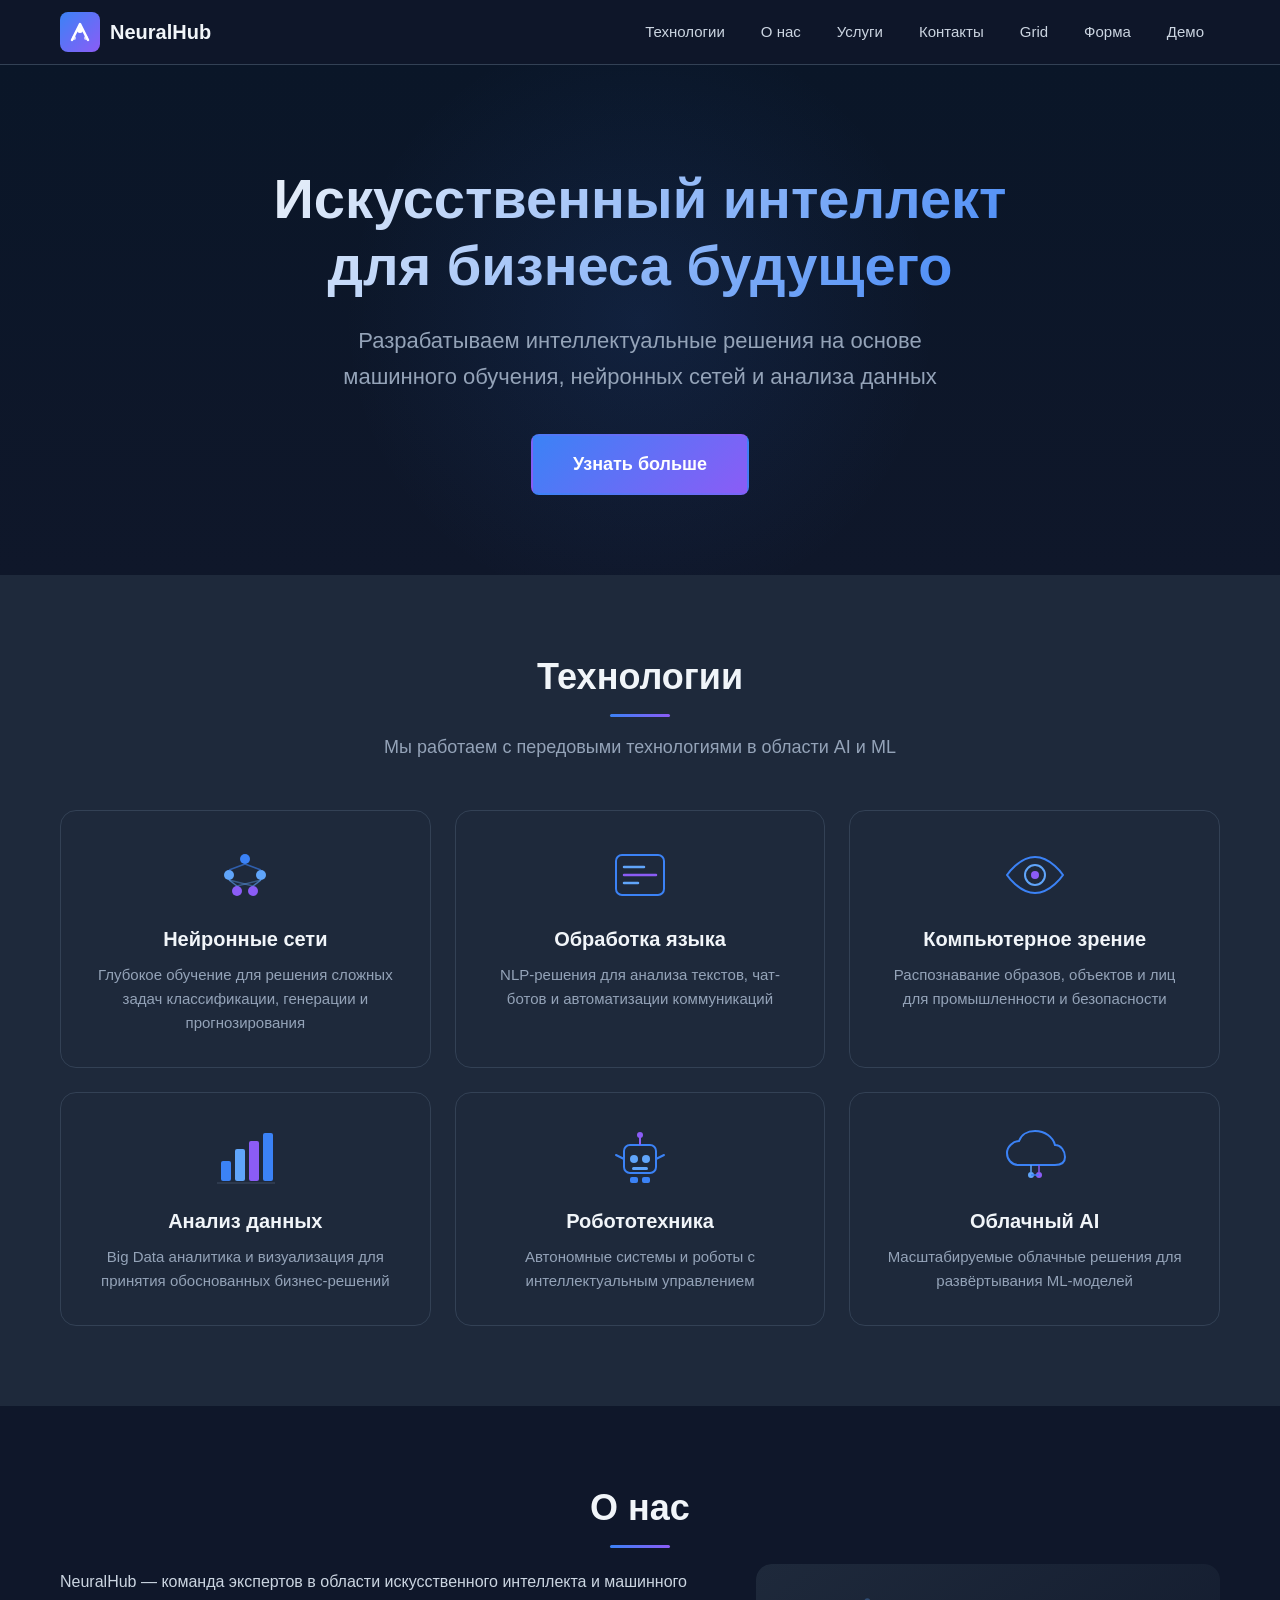
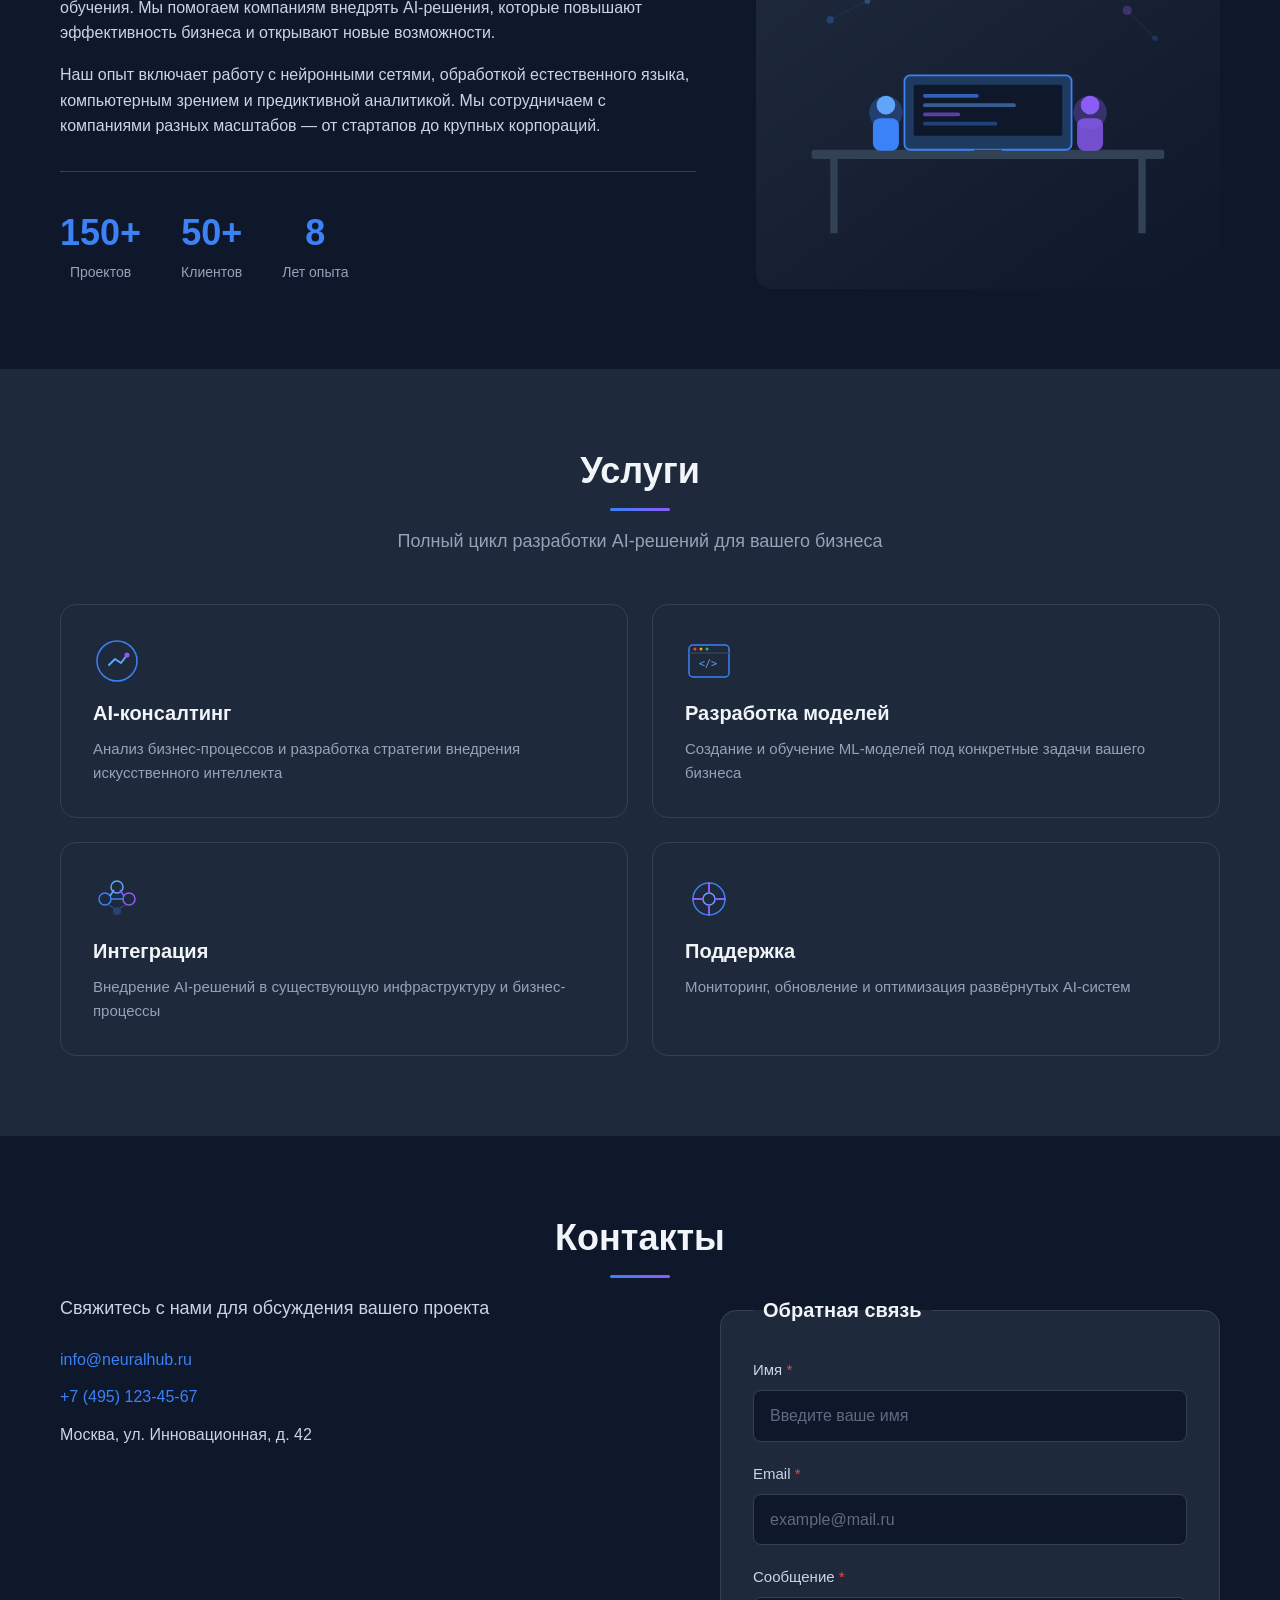
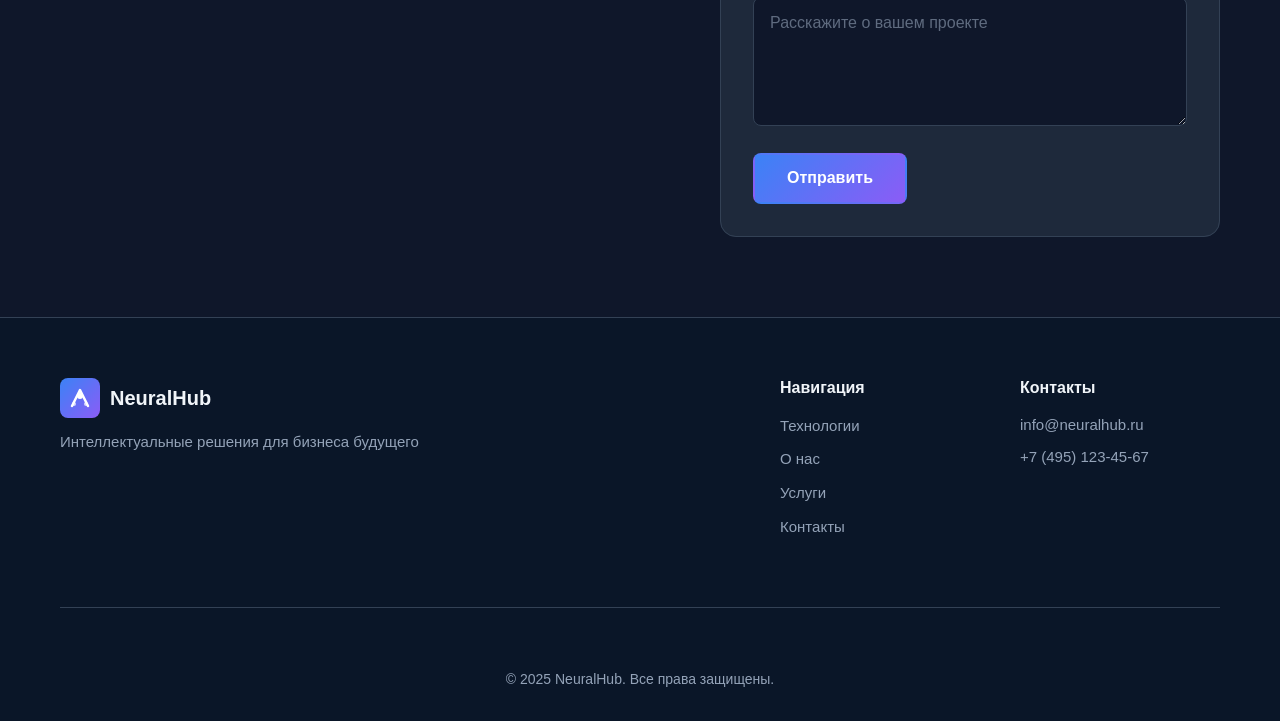
<file: index.html>
<!DOCTYPE html>
<html lang="ru">
<head>
  <meta charset="UTF-8">
  <meta name="viewport" content="width=device-width, initial-scale=1.0">
  <title>NeuralHub — AI и машинное обучение</title>
  <link rel="stylesheet" href="css/style.css">
</head>
<body>
  <!-- === ЛР 1: Структура документа === -->

  <!-- Skip link (ЛР 10) -->
  <a class="skip-link" href="#main-content">Перейти к основному содержимому</a>

  <header class="header">
    <div class="container header__inner">
      <a href="index.html" class="logo">
        <img src="images/logo.svg" alt="NeuralHub" class="logo__img" width="40" height="40">
        <span class="logo__text">NeuralHub</span>
      </a>
      <input type="checkbox" id="menu-toggle" class="menu-toggle" aria-hidden="true">
      <label for="menu-toggle" class="menu-toggle-label" aria-label="Открыть меню">
        <span class="hamburger"></span>
      </label>
      <nav class="nav" aria-label="Основная навигация">
        <ul class="nav__list">
          <li class="nav__item"><a href="#technologies" class="nav__link">Технологии</a></li>
          <li class="nav__item"><a href="#about" class="nav__link">О нас</a></li>
          <li class="nav__item"><a href="#services" class="nav__link">Услуги</a></li>
          <li class="nav__item"><a href="#contacts" class="nav__link">Контакты</a></li>
          <li class="nav__item"><a href="grid.html" class="nav__link">Grid</a></li>
          <li class="nav__item"><a href="form.html" class="nav__link">Форма</a></li>
          <li class="nav__item"><a href="demo.html" class="nav__link">Демо</a></li>
        </ul>
      </nav>
    </div>
  </header>

  <main id="main-content">
    <!-- Hero section -->
    <section class="hero">
      <div class="container">
        <h1 class="hero__title">Искусственный интеллект для бизнеса будущего</h1>
        <p class="hero__subtitle">Разрабатываем интеллектуальные решения на основе машинного обучения, нейронных сетей и анализа данных</p>
        <a href="#services" class="btn btn--primary hero__cta">Узнать больше</a>
      </div>
    </section>

    <!-- Technologies section -->
    <section class="section technologies" id="technologies">
      <div class="container">
        <h2 class="section__title">Технологии</h2>
        <p class="section__subtitle">Мы работаем с передовыми технологиями в области AI и ML</p>
        <div class="technologies__grid">
          <article class="tech-card">
            <img src="images/icon-neural.svg" alt="" class="tech-card__icon" width="64" height="64">
            <h3 class="tech-card__title">Нейронные сети</h3>
            <p class="tech-card__text">Глубокое обучение для решения сложных задач классификации, генерации и прогнозирования</p>
          </article>
          <article class="tech-card">
            <img src="images/icon-nlp.svg" alt="" class="tech-card__icon" width="64" height="64">
            <h3 class="tech-card__title">Обработка языка</h3>
            <p class="tech-card__text">NLP-решения для анализа текстов, чат-ботов и автоматизации коммуникаций</p>
          </article>
          <article class="tech-card">
            <img src="images/icon-vision.svg" alt="" class="tech-card__icon" width="64" height="64">
            <h3 class="tech-card__title">Компьютерное зрение</h3>
            <p class="tech-card__text">Распознавание образов, объектов и лиц для промышленности и безопасности</p>
          </article>
          <article class="tech-card">
            <img src="images/icon-data.svg" alt="" class="tech-card__icon" width="64" height="64">
            <h3 class="tech-card__title">Анализ данных</h3>
            <p class="tech-card__text">Big Data аналитика и визуализация для принятия обоснованных бизнес-решений</p>
          </article>
          <article class="tech-card">
            <img src="images/icon-robot.svg" alt="" class="tech-card__icon" width="64" height="64">
            <h3 class="tech-card__title">Робототехника</h3>
            <p class="tech-card__text">Автономные системы и роботы с интеллектуальным управлением</p>
          </article>
          <article class="tech-card">
            <img src="images/icon-cloud.svg" alt="" class="tech-card__icon" width="64" height="64">
            <h3 class="tech-card__title">Облачный AI</h3>
            <p class="tech-card__text">Масштабируемые облачные решения для развёртывания ML-моделей</p>
          </article>
        </div>
      </div>
    </section>

    <!-- About section -->
    <section class="section about" id="about">
      <div class="container">
        <h2 class="section__title">О нас</h2>
        <div class="about__content">
          <div class="about__text">
            <p>NeuralHub — команда экспертов в области искусственного интеллекта и машинного обучения. Мы помогаем компаниям внедрять AI-решения, которые повышают эффективность бизнеса и открывают новые возможности.</p>
            <p>Наш опыт включает работу с нейронными сетями, обработкой естественного языка, компьютерным зрением и предиктивной аналитикой. Мы сотрудничаем с компаниями разных масштабов — от стартапов до крупных корпораций.</p>
            <ul class="about__stats">
              <li class="about__stat">
                <strong class="about__stat-number">150+</strong>
                <span class="about__stat-label">Проектов</span>
              </li>
              <li class="about__stat">
                <strong class="about__stat-number">50+</strong>
                <span class="about__stat-label">Клиентов</span>
              </li>
              <li class="about__stat">
                <strong class="about__stat-number">8</strong>
                <span class="about__stat-label">Лет опыта</span>
              </li>
            </ul>
          </div>
          <figure class="about__image">
            <img src="images/about-team.svg" alt="Команда NeuralHub работает над AI-проектом" width="500" height="350">
          </figure>
        </div>
      </div>
    </section>

    <!-- Services section -->
    <section class="section services" id="services">
      <div class="container">
        <h2 class="section__title">Услуги</h2>
        <p class="section__subtitle">Полный цикл разработки AI-решений для вашего бизнеса</p>
        <div class="services__list">
          <article class="service-card">
            <img src="images/icon-consulting.svg" alt="" class="service-card__icon" width="48" height="48">
            <h3 class="service-card__title">AI-консалтинг</h3>
            <p class="service-card__text">Анализ бизнес-процессов и разработка стратегии внедрения искусственного интеллекта</p>
          </article>
          <article class="service-card">
            <img src="images/icon-development.svg" alt="" class="service-card__icon" width="48" height="48">
            <h3 class="service-card__title">Разработка моделей</h3>
            <p class="service-card__text">Создание и обучение ML-моделей под конкретные задачи вашего бизнеса</p>
          </article>
          <article class="service-card">
            <img src="images/icon-integration.svg" alt="" class="service-card__icon" width="48" height="48">
            <h3 class="service-card__title">Интеграция</h3>
            <p class="service-card__text">Внедрение AI-решений в существующую инфраструктуру и бизнес-процессы</p>
          </article>
          <article class="service-card">
            <img src="images/icon-support.svg" alt="" class="service-card__icon" width="48" height="48">
            <h3 class="service-card__title">Поддержка</h3>
            <p class="service-card__text">Мониторинг, обновление и оптимизация развёрнутых AI-систем</p>
          </article>
        </div>
      </div>
    </section>

    <!-- Contacts section -->
    <section class="section contacts" id="contacts">
      <div class="container">
        <h2 class="section__title">Контакты</h2>
        <div class="contacts__content">
          <div class="contacts__info">
            <p>Свяжитесь с нами для обсуждения вашего проекта</p>
            <address class="contacts__address">
              <p><a href="mailto:info@neuralhub.ru" class="contacts__link">info@neuralhub.ru</a></p>
              <p><a href="tel:+74951234567" class="contacts__link">+7 (495) 123-45-67</a></p>
              <p>Москва, ул. Инновационная, д. 42</p>
            </address>
          </div>
          <form class="contacts__form" action="//httpbin.org/post" method="POST">
            <fieldset class="form-group">
              <legend>Обратная связь</legend>
              <div class="form-field">
                <label for="contact-name">Имя <span class="required" aria-label="обязательное поле">*</span></label>
                <input type="text" id="contact-name" name="name" placeholder="Введите ваше имя" required>
              </div>
              <div class="form-field">
                <label for="contact-email">Email <span class="required" aria-label="обязательное поле">*</span></label>
                <input type="email" id="contact-email" name="email" placeholder="example@mail.ru" required>
              </div>
              <div class="form-field">
                <label for="contact-message">Сообщение <span class="required" aria-label="обязательное поле">*</span></label>
                <textarea id="contact-message" name="message" placeholder="Расскажите о вашем проекте" rows="4" required></textarea>
              </div>
              <button type="submit" class="btn btn--primary">Отправить</button>
            </fieldset>
          </form>
        </div>
      </div>
    </section>
  </main>

  <footer class="footer">
    <div class="container footer__inner">
      <div class="footer__brand">
        <a href="index.html" class="logo footer__logo">
          <img src="images/logo.svg" alt="NeuralHub" class="logo__img" width="32" height="32">
          <span class="logo__text">NeuralHub</span>
        </a>
        <p class="footer__description">Интеллектуальные решения для бизнеса будущего</p>
      </div>
      <nav class="footer__nav" aria-label="Навигация в подвале">
        <h3 class="footer__heading">Навигация</h3>
        <ul class="footer__list">
          <li><a href="#technologies" class="footer__link">Технологии</a></li>
          <li><a href="#about" class="footer__link">О нас</a></li>
          <li><a href="#services" class="footer__link">Услуги</a></li>
          <li><a href="#contacts" class="footer__link">Контакты</a></li>
        </ul>
      </nav>
      <div class="footer__contacts">
        <h3 class="footer__heading">Контакты</h3>
        <address class="footer__address">
          <p><a href="mailto:info@neuralhub.ru" class="footer__link">info@neuralhub.ru</a></p>
          <p><a href="tel:+74951234567" class="footer__link">+7 (495) 123-45-67</a></p>
        </address>
      </div>
      <hr class="footer__divider">
      <p class="footer__copyright">&copy; 2025 NeuralHub. Все права защищены.</p>
    </div>
  </footer>
</body>
</html>
</file>
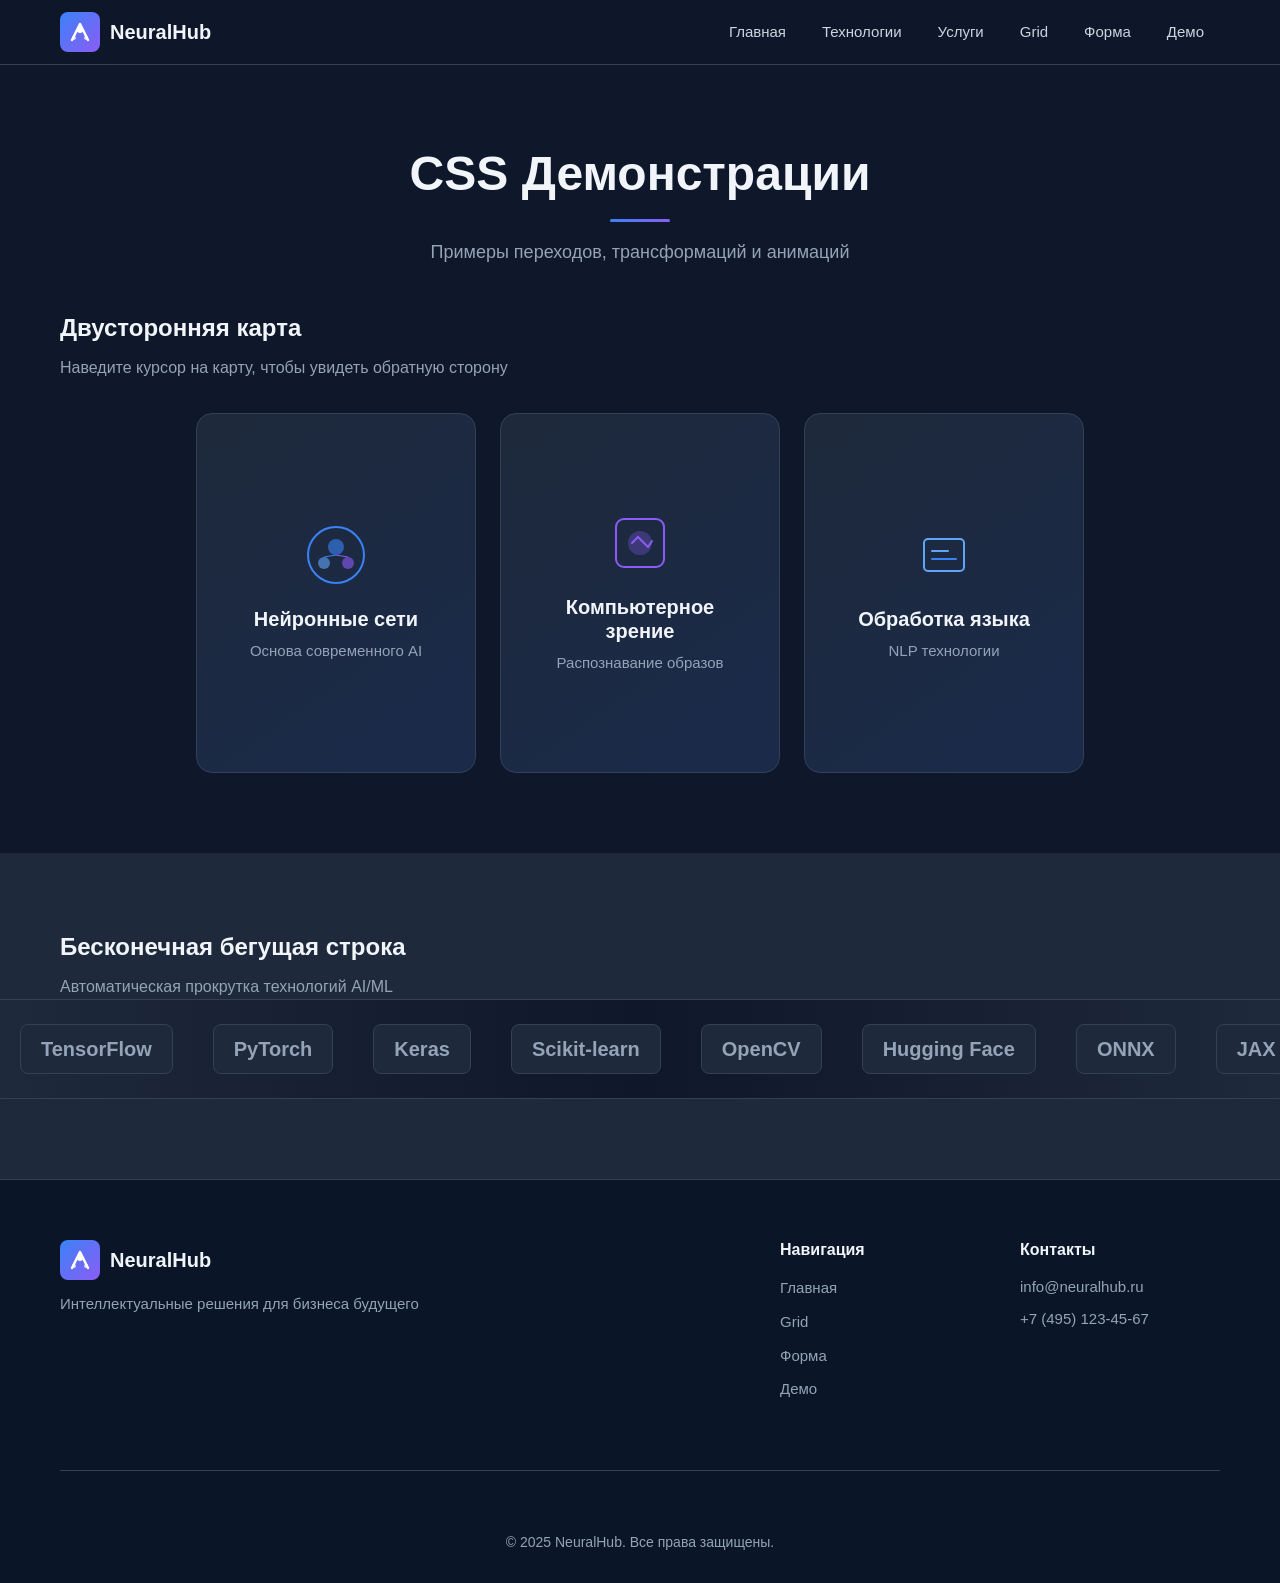
<file: demo.html>
<!DOCTYPE html>
<html lang="ru">
<head>
  <meta charset="UTF-8">
  <meta name="viewport" content="width=device-width, initial-scale=1.0">
  <title>Демо — NeuralHub</title>
  <link rel="stylesheet" href="css/style.css">
  <link rel="stylesheet" href="css/demo-page.css">
</head>
<body>
  <!-- === ЛР 9: Псевдоклассы и анимации (demo page) === -->

  <a class="skip-link" href="#main-content">Перейти к основному содержимому</a>

  <header class="header">
    <div class="container header__inner">
      <a href="index.html" class="logo">
        <img src="images/logo.svg" alt="NeuralHub" class="logo__img" width="40" height="40">
        <span class="logo__text">NeuralHub</span>
      </a>
      <input type="checkbox" id="menu-toggle" class="menu-toggle" aria-hidden="true">
      <label for="menu-toggle" class="menu-toggle-label" aria-label="Открыть меню">
        <span class="hamburger"></span>
      </label>
      <nav class="nav" aria-label="Основная навигация">
        <ul class="nav__list">
          <li class="nav__item"><a href="index.html" class="nav__link">Главная</a></li>
          <li class="nav__item"><a href="index.html#technologies" class="nav__link">Технологии</a></li>
          <li class="nav__item"><a href="index.html#services" class="nav__link">Услуги</a></li>
          <li class="nav__item"><a href="grid.html" class="nav__link">Grid</a></li>
          <li class="nav__item"><a href="form.html" class="nav__link">Форма</a></li>
          <li class="nav__item"><a href="demo.html" class="nav__link" aria-current="page">Демо</a></li>
        </ul>
      </nav>
    </div>
  </header>

  <main id="main-content">
    <!-- Flip Card -->
    <section class="section">
      <div class="container">
        <h1 class="section__title">CSS Демонстрации</h1>
        <p class="section__subtitle">Примеры переходов, трансформаций и анимаций</p>

        <h2 class="demo-section-title">Двусторонняя карта</h2>
        <p class="demo-description">Наведите курсор на карту, чтобы увидеть обратную сторону</p>

        <div class="flip-cards">
          <div class="flip-card">
            <div class="flip-card__inner">
              <div class="flip-card__front">
                <svg width="64" height="64" viewBox="0 0 64 64" aria-hidden="true">
                  <circle cx="32" cy="32" r="28" fill="none" stroke="#3b82f6" stroke-width="2"/>
                  <circle cx="32" cy="24" r="8" fill="#3b82f6" opacity="0.6"/>
                  <circle cx="20" cy="40" r="6" fill="#60a5fa" opacity="0.6"/>
                  <circle cx="44" cy="40" r="6" fill="#8b5cf6" opacity="0.6"/>
                  <line x1="32" y1="32" x2="20" y2="34" stroke="#3b82f6" stroke-width="1"/>
                  <line x1="32" y1="32" x2="44" y2="34" stroke="#8b5cf6" stroke-width="1"/>
                </svg>
                <h3>Нейронные сети</h3>
                <p>Основа современного AI</p>
              </div>
              <div class="flip-card__back">
                <h3>Deep Learning</h3>
                <p>Многослойные нейронные сети способны обучаться на больших объёмах данных и находить сложные паттерны для решения задач классификации, генерации и прогнозирования.</p>
              </div>
            </div>
          </div>

          <div class="flip-card">
            <div class="flip-card__inner">
              <div class="flip-card__front">
                <svg width="64" height="64" viewBox="0 0 64 64" aria-hidden="true">
                  <rect x="8" y="8" width="48" height="48" rx="8" fill="none" stroke="#8b5cf6" stroke-width="2"/>
                  <circle cx="32" cy="32" r="12" fill="#8b5cf6" opacity="0.3"/>
                  <path d="M24 32 L30 26 L40 36 L44 30" stroke="#8b5cf6" stroke-width="2" fill="none" stroke-linecap="round"/>
                </svg>
                <h3>Компьютерное зрение</h3>
                <p>Распознавание образов</p>
              </div>
              <div class="flip-card__back">
                <h3>Computer Vision</h3>
                <p>Технологии компьютерного зрения позволяют машинам интерпретировать визуальную информацию: распознавать лица, объекты, сцены и даже эмоции.</p>
              </div>
            </div>
          </div>

          <div class="flip-card">
            <div class="flip-card__inner">
              <div class="flip-card__front">
                <svg width="64" height="64" viewBox="0 0 64 64" aria-hidden="true">
                  <rect x="12" y="16" width="40" height="32" rx="4" fill="none" stroke="#60a5fa" stroke-width="2"/>
                  <line x1="20" y1="28" x2="36" y2="28" stroke="#60a5fa" stroke-width="2" stroke-linecap="round"/>
                  <line x1="20" y1="36" x2="44" y2="36" stroke="#3b82f6" stroke-width="2" stroke-linecap="round"/>
                </svg>
                <h3>Обработка языка</h3>
                <p>NLP технологии</p>
              </div>
              <div class="flip-card__back">
                <h3>NLP</h3>
                <p>Обработка естественного языка позволяет компьютерам понимать, анализировать и генерировать человеческий текст. От чат-ботов до машинного перевода.</p>
              </div>
            </div>
          </div>
        </div>
      </div>
    </section>

    <!-- Infinite Marquee -->
    <section class="section">
      <div class="container">
        <h2 class="demo-section-title">Бесконечная бегущая строка</h2>
        <p class="demo-description">Автоматическая прокрутка технологий AI/ML</p>
      </div>
      <div class="marquee" aria-label="Бегущая строка с технологиями">
        <div class="marquee__track">
          <div class="marquee__content">
            <span class="marquee__item">TensorFlow</span>
            <span class="marquee__item">PyTorch</span>
            <span class="marquee__item">Keras</span>
            <span class="marquee__item">Scikit-learn</span>
            <span class="marquee__item">OpenCV</span>
            <span class="marquee__item">Hugging Face</span>
            <span class="marquee__item">ONNX</span>
            <span class="marquee__item">JAX</span>
            <span class="marquee__item">MLflow</span>
            <span class="marquee__item">Kubernetes</span>
          </div>
          <!-- Duplicate for seamless loop -->
          <div class="marquee__content" aria-hidden="true">
            <span class="marquee__item">TensorFlow</span>
            <span class="marquee__item">PyTorch</span>
            <span class="marquee__item">Keras</span>
            <span class="marquee__item">Scikit-learn</span>
            <span class="marquee__item">OpenCV</span>
            <span class="marquee__item">Hugging Face</span>
            <span class="marquee__item">ONNX</span>
            <span class="marquee__item">JAX</span>
            <span class="marquee__item">MLflow</span>
            <span class="marquee__item">Kubernetes</span>
          </div>
        </div>
      </div>
    </section>
  </main>

  <footer class="footer">
    <div class="container footer__inner">
      <div class="footer__brand">
        <a href="index.html" class="logo footer__logo">
          <img src="images/logo.svg" alt="NeuralHub" class="logo__img" width="32" height="32">
          <span class="logo__text">NeuralHub</span>
        </a>
        <p class="footer__description">Интеллектуальные решения для бизнеса будущего</p>
      </div>
      <nav class="footer__nav" aria-label="Навигация в подвале">
        <h3 class="footer__heading">Навигация</h3>
        <ul class="footer__list">
          <li><a href="index.html" class="footer__link">Главная</a></li>
          <li><a href="grid.html" class="footer__link">Grid</a></li>
          <li><a href="form.html" class="footer__link">Форма</a></li>
          <li><a href="demo.html" class="footer__link">Демо</a></li>
        </ul>
      </nav>
      <div class="footer__contacts">
        <h3 class="footer__heading">Контакты</h3>
        <address class="footer__address">
          <p><a href="mailto:info@neuralhub.ru" class="footer__link">info@neuralhub.ru</a></p>
          <p><a href="tel:+74951234567" class="footer__link">+7 (495) 123-45-67</a></p>
        </address>
      </div>
      <hr class="footer__divider">
      <p class="footer__copyright">&copy; 2025 NeuralHub. Все права защищены.</p>
    </div>
  </footer>
</body>
</html>
</file>
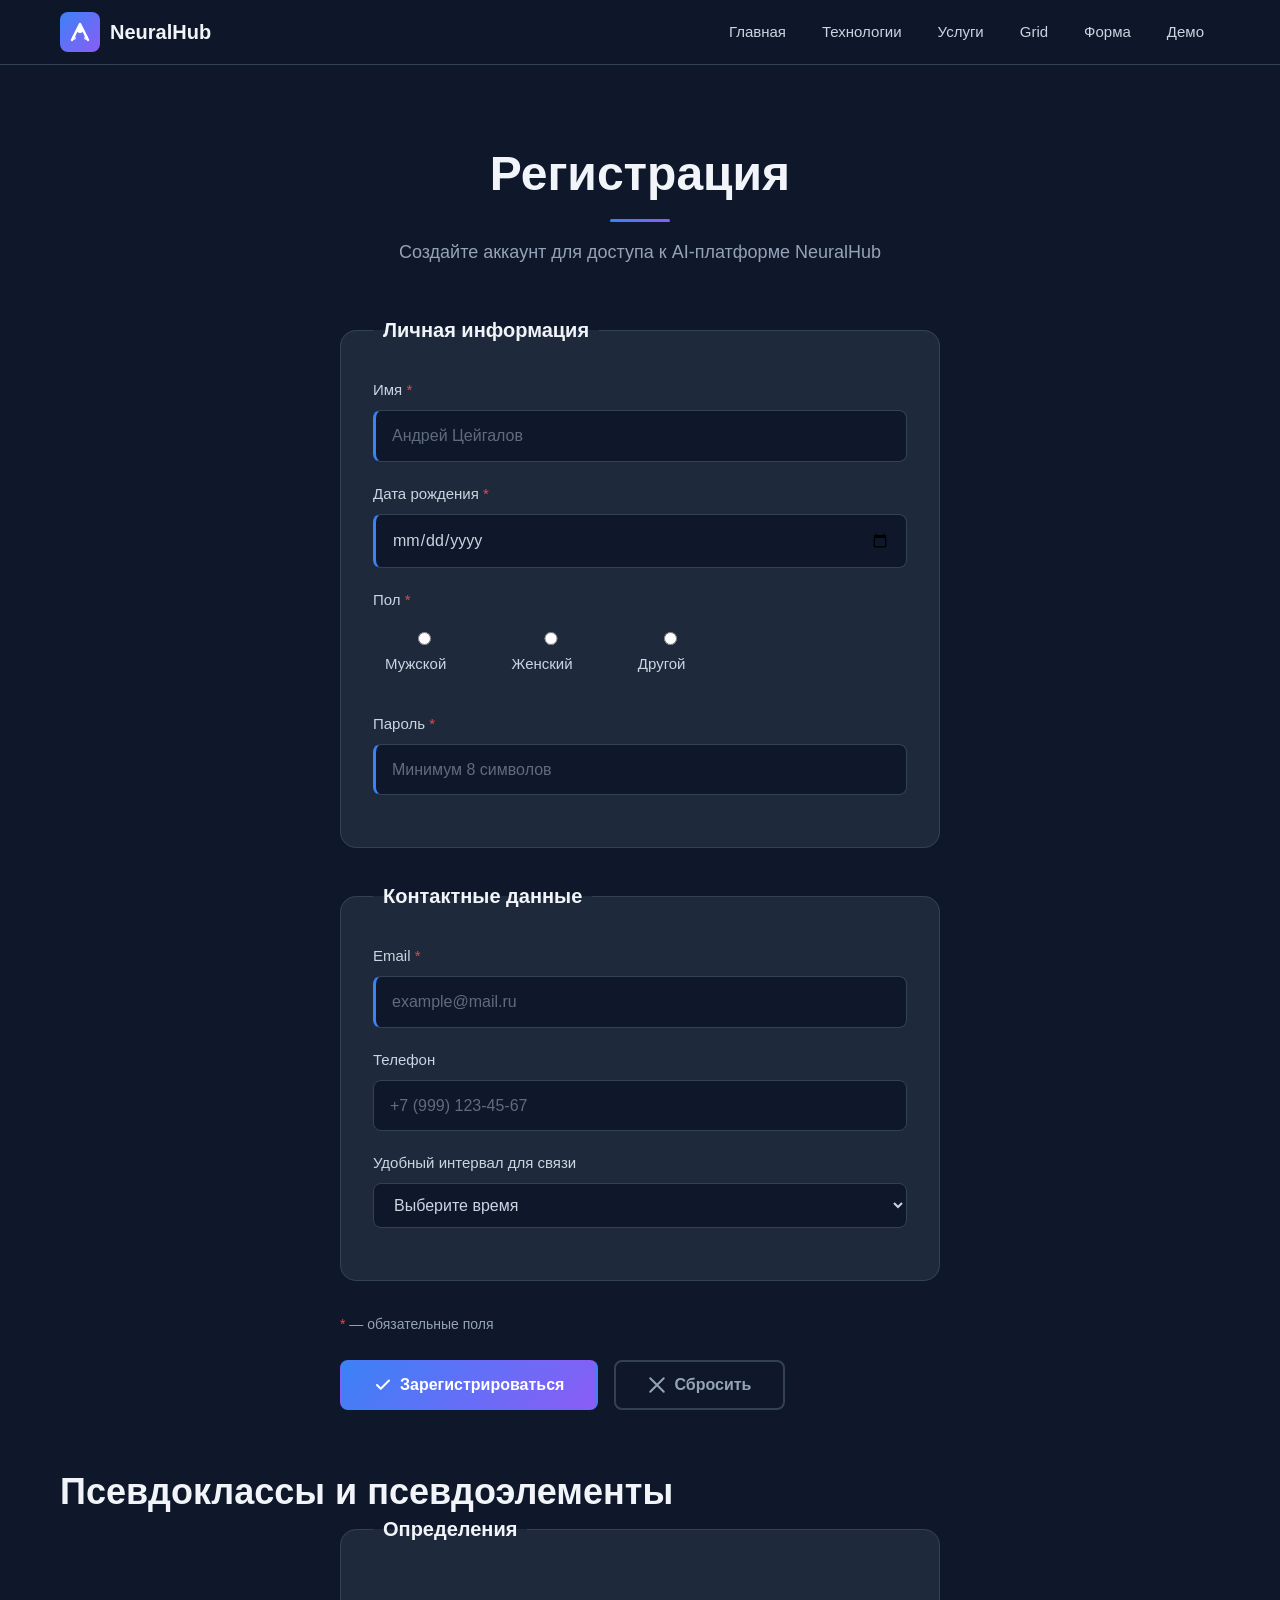
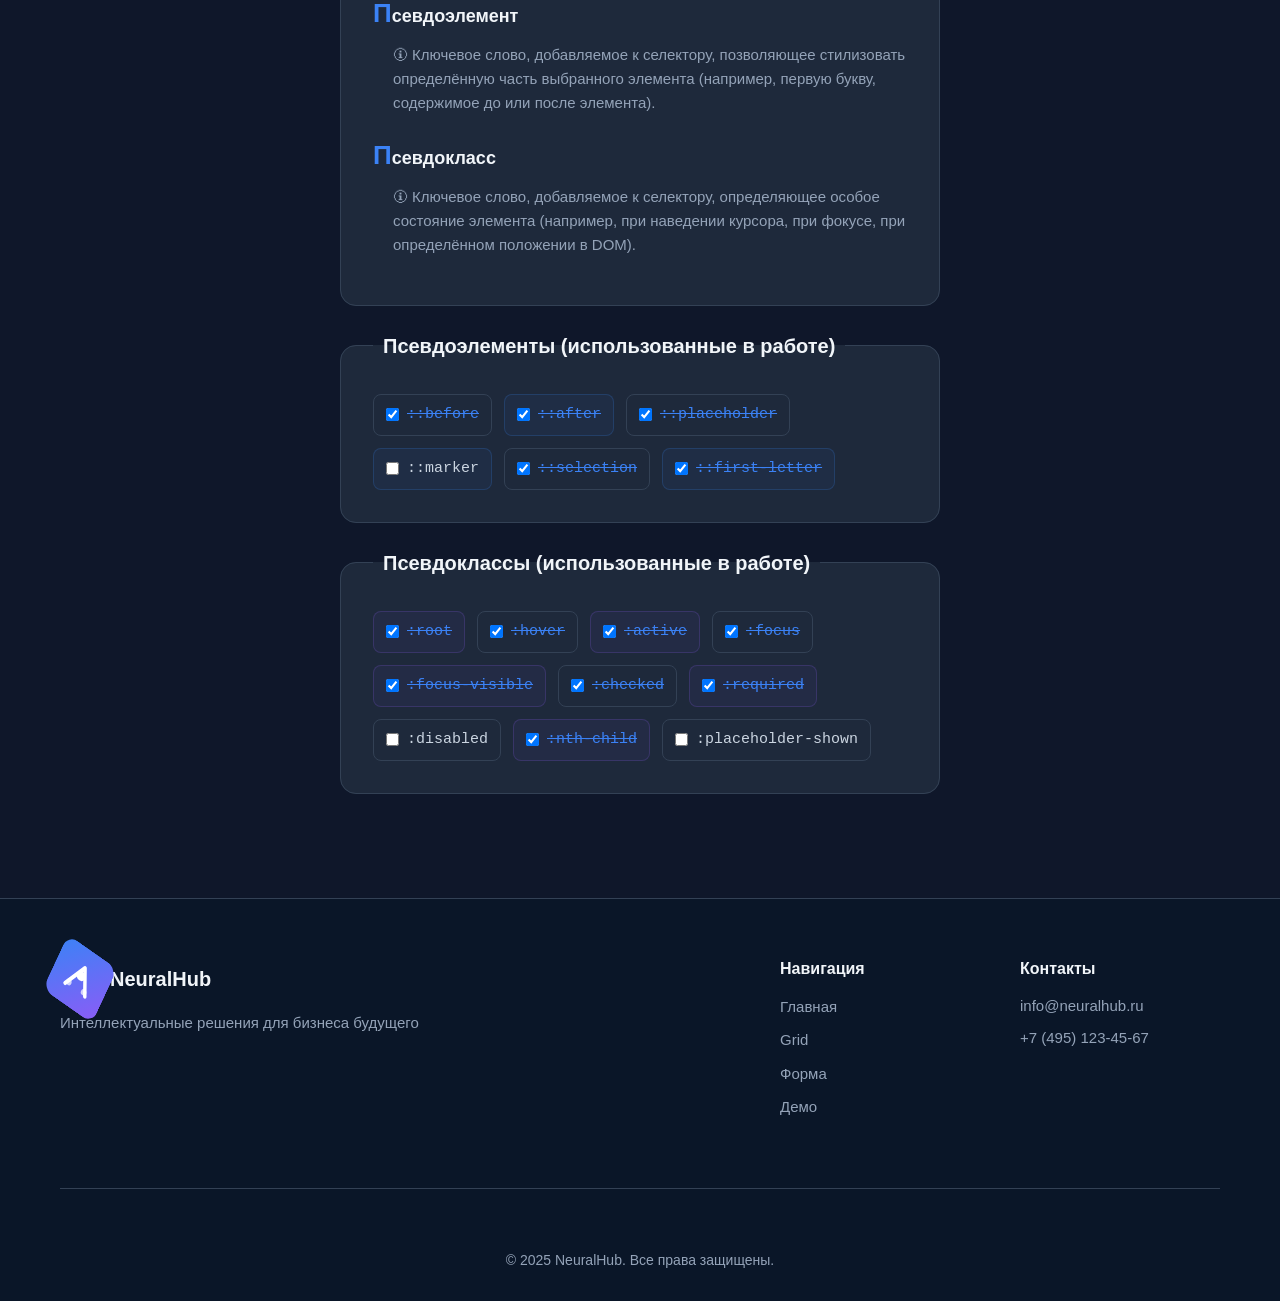
<file: form.html>
<!DOCTYPE html>
<html lang="ru">
<head>
  <meta charset="UTF-8">
  <meta name="viewport" content="width=device-width, initial-scale=1.0">
  <title>Форма регистрации — NeuralHub</title>
  <link rel="stylesheet" href="css/style.css">
  <link rel="stylesheet" href="css/form-page.css">
</head>
<body>
  <!-- === ЛР 8: Формы === -->
  <!-- === ЛР 9: Псевдоклассы и анимации === -->

  <a class="skip-link" href="#main-content">Перейти к основному содержимому</a>

  <header class="header">
    <div class="container header__inner">
      <a href="index.html" class="logo">
        <img src="images/logo.svg" alt="NeuralHub" class="logo__img" width="40" height="40">
        <span class="logo__text">NeuralHub</span>
      </a>
      <input type="checkbox" id="menu-toggle" class="menu-toggle" aria-hidden="true">
      <label for="menu-toggle" class="menu-toggle-label" aria-label="Открыть меню">
        <span class="hamburger"></span>
      </label>
      <nav class="nav" aria-label="Основная навигация">
        <ul class="nav__list">
          <li class="nav__item"><a href="index.html" class="nav__link">Главная</a></li>
          <li class="nav__item"><a href="index.html#technologies" class="nav__link">Технологии</a></li>
          <li class="nav__item"><a href="index.html#services" class="nav__link">Услуги</a></li>
          <li class="nav__item"><a href="grid.html" class="nav__link">Grid</a></li>
          <li class="nav__item"><a href="form.html" class="nav__link" aria-current="page">Форма</a></li>
          <li class="nav__item"><a href="demo.html" class="nav__link">Демо</a></li>
        </ul>
      </nav>
    </div>
  </header>

  <main id="main-content">
    <section class="section">
      <div class="container">
        <h1 class="section__title">Регистрация</h1>
        <p class="section__subtitle">Создайте аккаунт для доступа к AI-платформе NeuralHub</p>

        <form class="reg-form" action="//httpbin.org/post" method="POST">
          <!-- Group 1: Personal info -->
          <fieldset class="form-group">
            <legend>Личная информация</legend>

            <div class="form-field">
              <label for="reg-name">Имя <span class="required" aria-label="обязательное поле">*</span></label>
              <input type="text" id="reg-name" name="name" placeholder="Андрей Цейгалов" required>
            </div>

            <div class="form-field">
              <label for="reg-dob">Дата рождения <span class="required" aria-label="обязательное поле">*</span></label>
              <input type="date" id="reg-dob" name="dob" required>
            </div>

            <div class="form-field">
              <label>Пол <span class="required" aria-label="обязательное поле">*</span></label>
              <div class="radio-group">
                <label class="radio-label">
                  <input type="radio" name="gender" value="male" required>
                  <span class="radio-text">Мужской</span>
                </label>
                <label class="radio-label">
                  <input type="radio" name="gender" value="female">
                  <span class="radio-text">Женский</span>
                </label>
                <label class="radio-label">
                  <input type="radio" name="gender" value="other">
                  <span class="radio-text">Другой</span>
                </label>
              </div>
            </div>

            <div class="form-field">
              <label for="reg-password">Пароль <span class="required" aria-label="обязательное поле">*</span></label>
              <input type="password" id="reg-password" name="password" placeholder="Минимум 8 символов" minlength="8" required>
            </div>
          </fieldset>

          <!-- Group 2: Contact info -->
          <fieldset class="form-group">
            <legend>Контактные данные</legend>

            <div class="form-field">
              <label for="reg-email">Email <span class="required" aria-label="обязательное поле">*</span></label>
              <input type="email" id="reg-email" name="email" placeholder="example@mail.ru" required>
            </div>

            <div class="form-field">
              <label for="reg-phone">Телефон</label>
              <input type="tel" id="reg-phone" name="phone" placeholder="+7 (999) 123-45-67">
            </div>

            <div class="form-field">
              <label for="reg-time">Удобный интервал для связи</label>
              <select id="reg-time" name="preferred_time">
                <option value="" disabled selected>Выберите время</option>
                <option value="morning">Утро (8:00 — 12:00)</option>
                <option value="afternoon">День (12:00 — 17:00)</option>
                <option value="evening">Вечер (17:00 — 21:00)</option>
                <option value="night">Ночь (21:00 — 8:00)</option>
              </select>
            </div>
          </fieldset>

          <p class="form-note"><span class="required">*</span> — обязательные поля</p>

          <div class="form-actions">
            <button type="submit" class="btn btn--primary">
              <svg width="18" height="18" viewBox="0 0 18 18" fill="none" aria-hidden="true">
                <path d="M15 4.5L6.75 12.75L3 9" stroke="currentColor" stroke-width="2" stroke-linecap="round" stroke-linejoin="round"/>
              </svg>
              Зарегистрироваться
            </button>
            <button type="reset" class="btn btn--reset">
              <svg width="18" height="18" viewBox="0 0 18 18" fill="none" aria-hidden="true">
                <path d="M2.25 2.25L15.75 15.75M15.75 2.25L2.25 15.75" stroke="currentColor" stroke-width="2" stroke-linecap="round"/>
              </svg>
              Сбросить
            </button>
          </div>
        </form>

        <!-- === ЛР 9: Second form with pseudo-elements definitions === -->
        <h2 class="grid-section-title" style="margin-top: 6rem;">Псевдоклассы и псевдоэлементы</h2>

        <form class="pseudo-form" action="//httpbin.org/post" method="POST">
          <fieldset class="form-group">
            <legend>Определения</legend>

            <dl class="definitions">
              <dt>Псевдоэлемент</dt>
              <dd>Ключевое слово, добавляемое к селектору, позволяющее стилизовать определённую часть выбранного элемента (например, первую букву, содержимое до или после элемента).</dd>
              <dt>Псевдокласс</dt>
              <dd>Ключевое слово, добавляемое к селектору, определяющее особое состояние элемента (например, при наведении курсора, при фокусе, при определённом положении в DOM).</dd>
            </dl>
          </fieldset>

          <fieldset class="form-group">
            <legend>Псевдоэлементы (использованные в работе)</legend>
            <div class="checkbox-list checkbox-list--pseudo-elements">
              <label class="checkbox-label">
                <input type="checkbox" name="pseudo-elements" value="before" checked>
                <span class="checkbox-text">::before</span>
              </label>
              <label class="checkbox-label">
                <input type="checkbox" name="pseudo-elements" value="after" checked>
                <span class="checkbox-text">::after</span>
              </label>
              <label class="checkbox-label">
                <input type="checkbox" name="pseudo-elements" value="placeholder" checked>
                <span class="checkbox-text">::placeholder</span>
              </label>
              <label class="checkbox-label">
                <input type="checkbox" name="pseudo-elements" value="marker">
                <span class="checkbox-text">::marker</span>
              </label>
              <label class="checkbox-label">
                <input type="checkbox" name="pseudo-elements" value="selection" checked>
                <span class="checkbox-text">::selection</span>
              </label>
              <label class="checkbox-label">
                <input type="checkbox" name="pseudo-elements" value="first-letter" checked>
                <span class="checkbox-text">::first-letter</span>
              </label>
            </div>
          </fieldset>

          <fieldset class="form-group">
            <legend>Псевдоклассы (использованные в работе)</legend>
            <div class="checkbox-list checkbox-list--pseudo-classes">
              <label class="checkbox-label">
                <input type="checkbox" name="pseudo-classes" value="root" checked>
                <span class="checkbox-text">:root</span>
              </label>
              <label class="checkbox-label">
                <input type="checkbox" name="pseudo-classes" value="hover" checked>
                <span class="checkbox-text">:hover</span>
              </label>
              <label class="checkbox-label">
                <input type="checkbox" name="pseudo-classes" value="active" checked>
                <span class="checkbox-text">:active</span>
              </label>
              <label class="checkbox-label">
                <input type="checkbox" name="pseudo-classes" value="focus" checked>
                <span class="checkbox-text">:focus</span>
              </label>
              <label class="checkbox-label">
                <input type="checkbox" name="pseudo-classes" value="focus-visible" checked>
                <span class="checkbox-text">:focus-visible</span>
              </label>
              <label class="checkbox-label">
                <input type="checkbox" name="pseudo-classes" value="checked" checked>
                <span class="checkbox-text">:checked</span>
              </label>
              <label class="checkbox-label">
                <input type="checkbox" name="pseudo-classes" value="required" checked>
                <span class="checkbox-text">:required</span>
              </label>
              <label class="checkbox-label">
                <input type="checkbox" name="pseudo-classes" value="disabled">
                <span class="checkbox-text">:disabled</span>
              </label>
              <label class="checkbox-label">
                <input type="checkbox" name="pseudo-classes" value="nth-child" checked>
                <span class="checkbox-text">:nth-child</span>
              </label>
              <label class="checkbox-label">
                <input type="checkbox" name="pseudo-classes" value="placeholder-shown">
                <span class="checkbox-text">:placeholder-shown</span>
              </label>
            </div>
          </fieldset>
        </form>
      </div>
    </section>
  </main>

  <footer class="footer">
    <div class="container footer__inner">
      <div class="footer__brand">
        <a href="index.html" class="logo footer__logo">
          <img src="images/logo.svg" alt="NeuralHub" class="logo__img footer__logo-img" width="32" height="32">
          <span class="logo__text">NeuralHub</span>
        </a>
        <p class="footer__description">Интеллектуальные решения для бизнеса будущего</p>
      </div>
      <nav class="footer__nav" aria-label="Навигация в подвале">
        <h3 class="footer__heading">Навигация</h3>
        <ul class="footer__list">
          <li><a href="index.html" class="footer__link">Главная</a></li>
          <li><a href="grid.html" class="footer__link">Grid</a></li>
          <li><a href="form.html" class="footer__link">Форма</a></li>
          <li><a href="demo.html" class="footer__link">Демо</a></li>
        </ul>
      </nav>
      <div class="footer__contacts">
        <h3 class="footer__heading">Контакты</h3>
        <address class="footer__address">
          <p><a href="mailto:info@neuralhub.ru" class="footer__link">info@neuralhub.ru</a></p>
          <p><a href="tel:+74951234567" class="footer__link">+7 (495) 123-45-67</a></p>
        </address>
      </div>
      <hr class="footer__divider">
      <p class="footer__copyright">&copy; 2025 NeuralHub. Все права защищены.</p>
    </div>
  </footer>
</body>
</html>
</file>
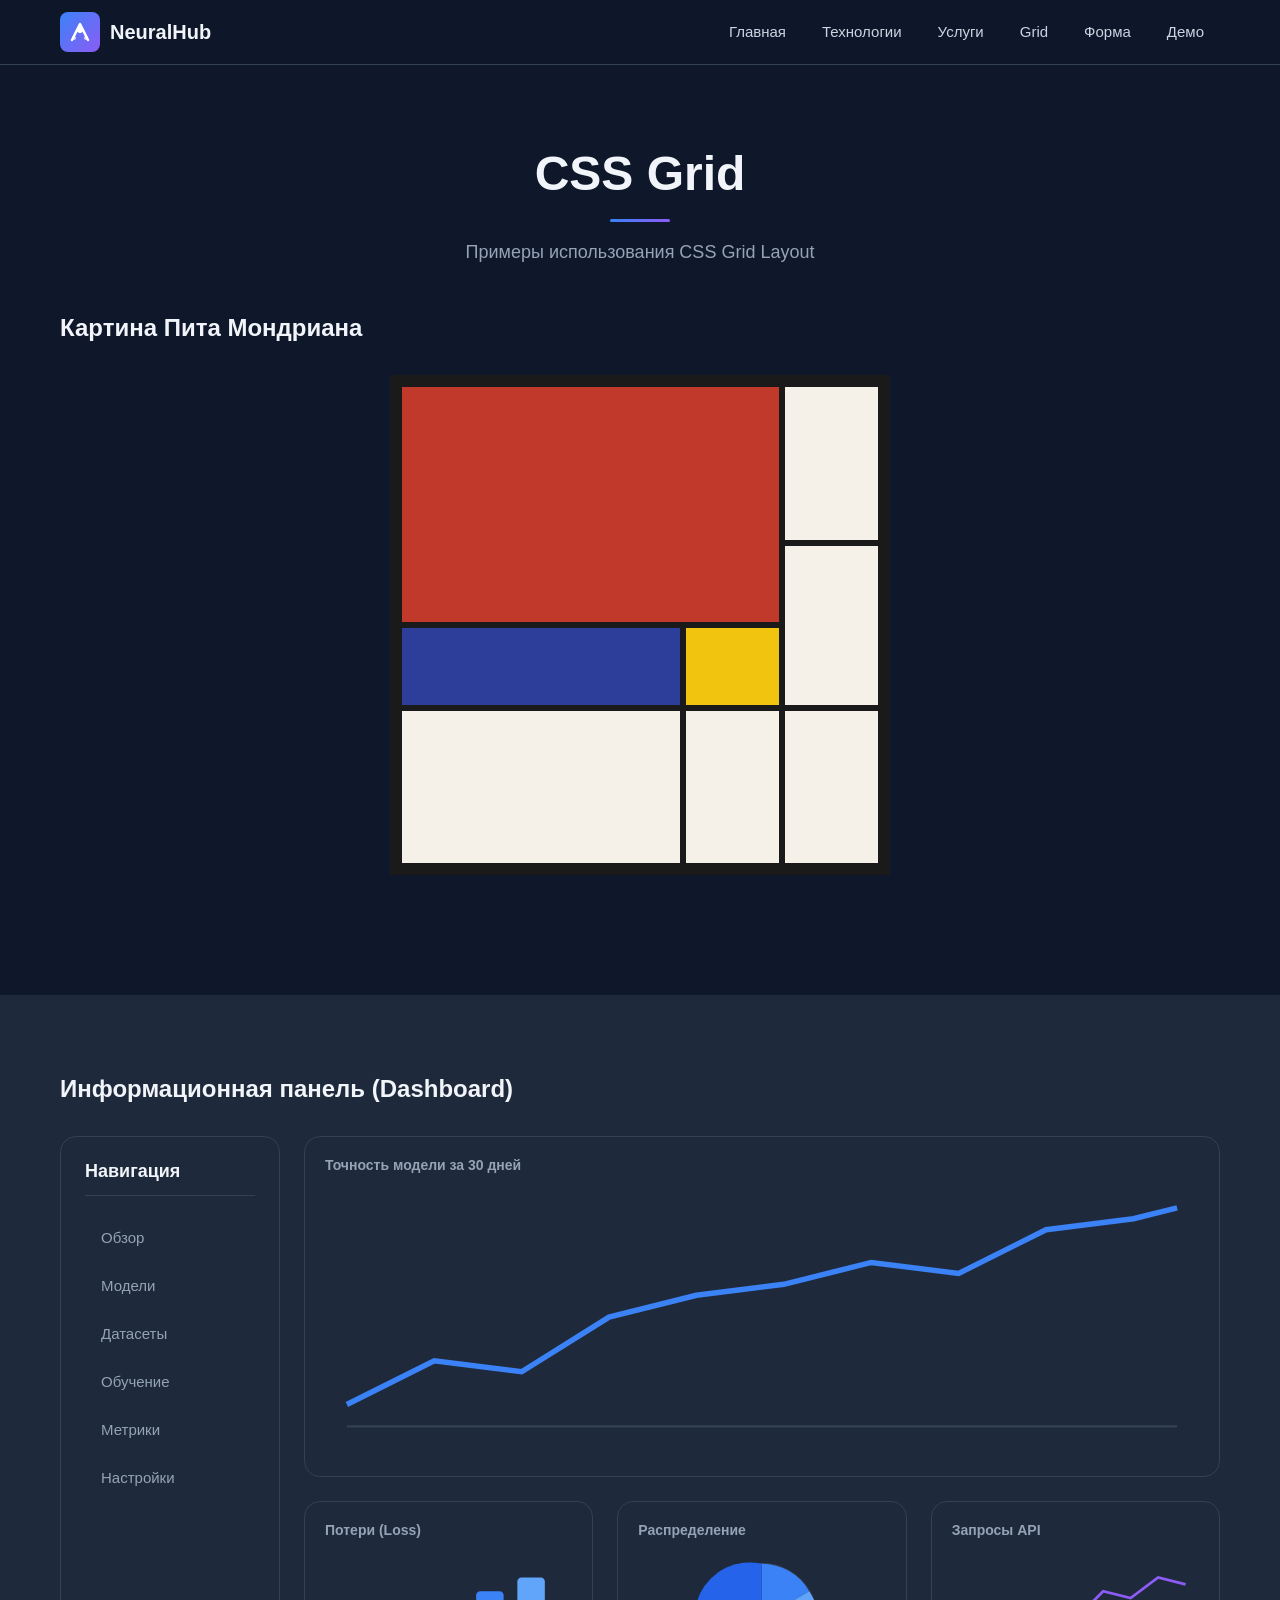
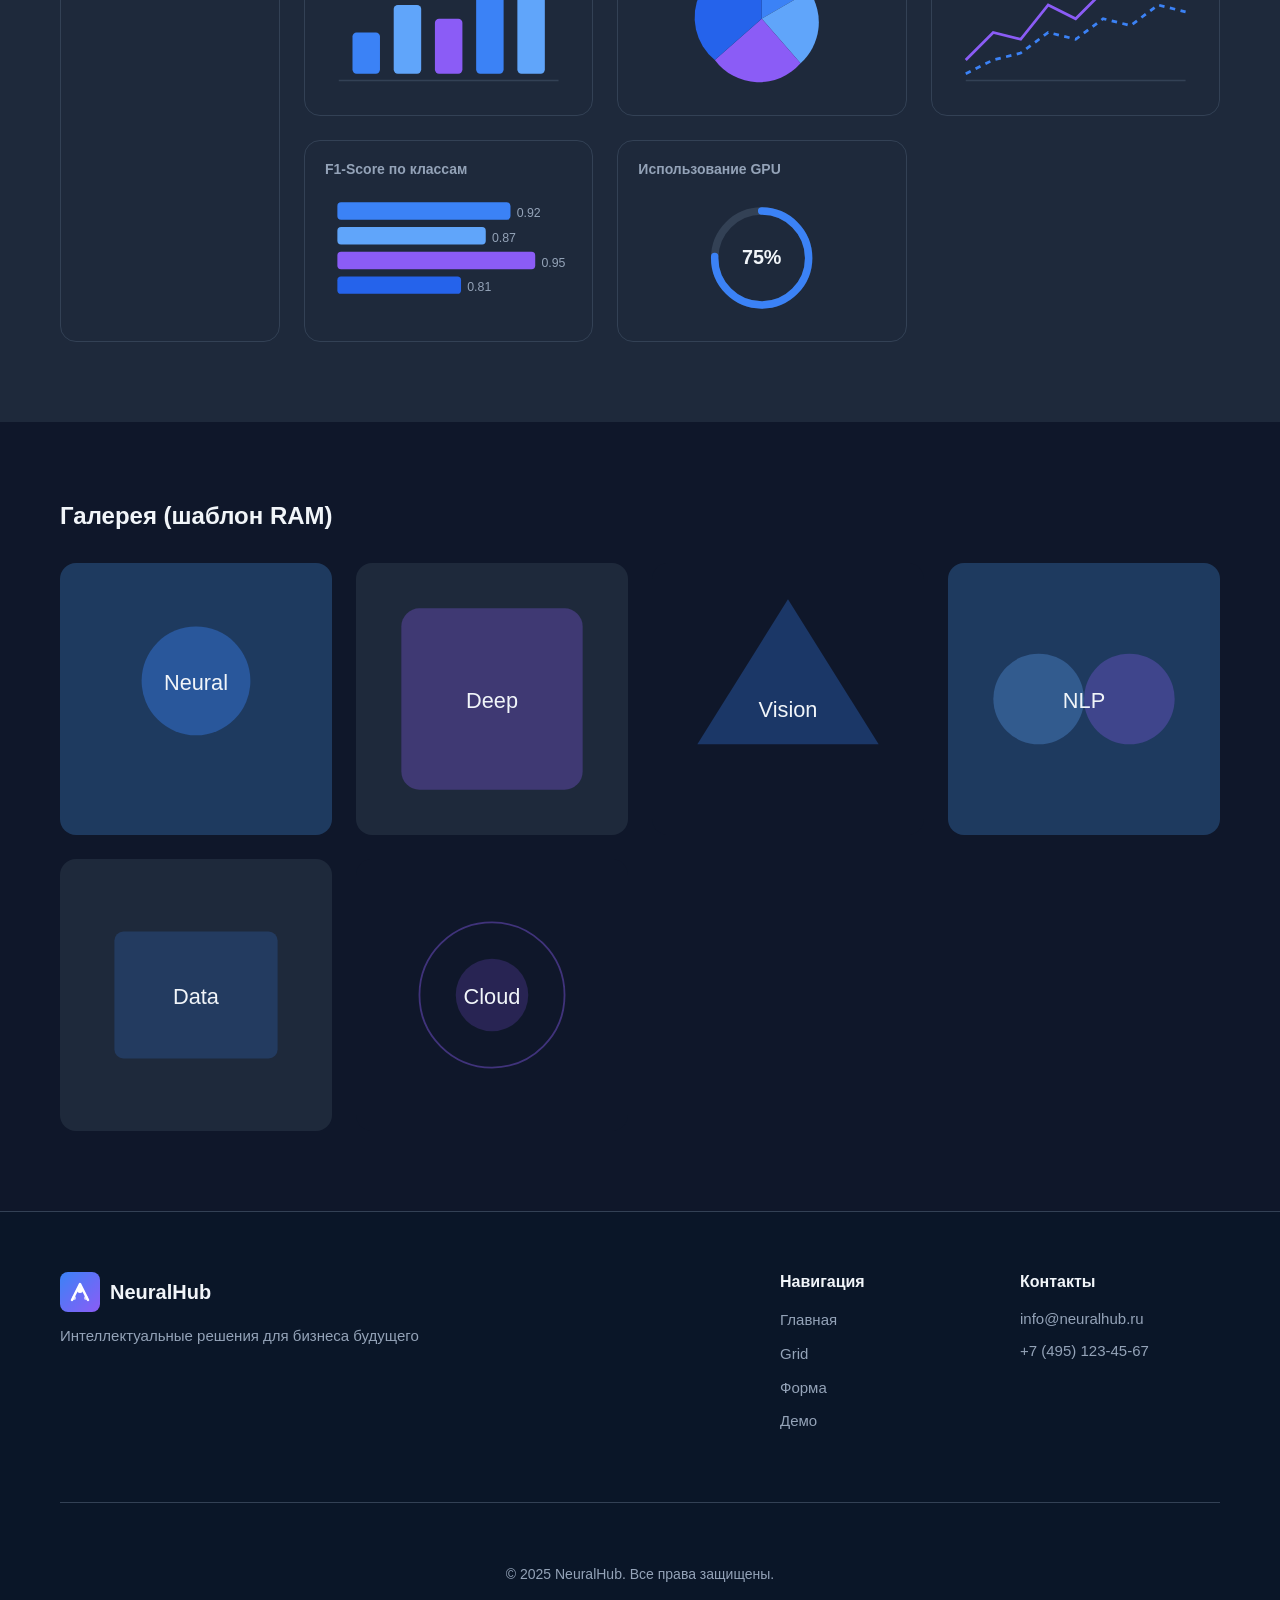
<file: grid.html>
<!DOCTYPE html>
<html lang="ru">
<head>
  <meta charset="UTF-8">
  <meta name="viewport" content="width=device-width, initial-scale=1.0">
  <title>Grid — NeuralHub</title>
  <link rel="stylesheet" href="css/style.css">
  <link rel="stylesheet" href="css/grid-page.css">
</head>
<body>
  <!-- === ЛР 6: Grid === -->

  <a class="skip-link" href="#main-content">Перейти к основному содержимому</a>

  <header class="header">
    <div class="container header__inner">
      <a href="index.html" class="logo">
        <img src="images/logo.svg" alt="NeuralHub" class="logo__img" width="40" height="40">
        <span class="logo__text">NeuralHub</span>
      </a>
      <input type="checkbox" id="menu-toggle" class="menu-toggle" aria-hidden="true">
      <label for="menu-toggle" class="menu-toggle-label" aria-label="Открыть меню">
        <span class="hamburger"></span>
      </label>
      <nav class="nav" aria-label="Основная навигация">
        <ul class="nav__list">
          <li class="nav__item"><a href="index.html" class="nav__link">Главная</a></li>
          <li class="nav__item"><a href="index.html#technologies" class="nav__link">Технологии</a></li>
          <li class="nav__item"><a href="index.html#services" class="nav__link">Услуги</a></li>
          <li class="nav__item"><a href="grid.html" class="nav__link" aria-current="page">Grid</a></li>
          <li class="nav__item"><a href="form.html" class="nav__link">Форма</a></li>
          <li class="nav__item"><a href="demo.html" class="nav__link">Демо</a></li>
        </ul>
      </nav>
    </div>
  </header>

  <main id="main-content">
    <!-- Section 1: Mondrian painting -->
    <section class="section">
      <div class="container">
        <h1 class="section__title">CSS Grid</h1>
        <p class="section__subtitle">Примеры использования CSS Grid Layout</p>

        <h2 class="grid-section-title">Картина Пита Мондриана</h2>
        <div class="mondrian">
          <div class="mondrian__cell mondrian__cell--red" style="grid-area: a;"></div>
          <div class="mondrian__cell mondrian__cell--white" style="grid-area: b;"></div>
          <div class="mondrian__cell mondrian__cell--white" style="grid-area: c;"></div>
          <div class="mondrian__cell mondrian__cell--blue" style="grid-area: d;"></div>
          <div class="mondrian__cell mondrian__cell--yellow" style="grid-area: e;"></div>
          <div class="mondrian__cell mondrian__cell--white" style="grid-area: f;"></div>
          <div class="mondrian__cell mondrian__cell--white" style="grid-area: g;"></div>
          <div class="mondrian__cell mondrian__cell--white" style="grid-area: h;"></div>
        </div>
      </div>
    </section>

    <!-- Section 2: Dashboard -->
    <section class="section">
      <div class="container">
        <h2 class="grid-section-title">Информационная панель (Dashboard)</h2>
        <div class="dashboard">
          <aside class="dashboard__sidebar">
            <h3 class="dashboard__sidebar-title">Навигация</h3>
            <ul class="dashboard__nav">
              <li><a href="#" class="dashboard__link">Обзор</a></li>
              <li><a href="#" class="dashboard__link">Модели</a></li>
              <li><a href="#" class="dashboard__link">Датасеты</a></li>
              <li><a href="#" class="dashboard__link">Обучение</a></li>
              <li><a href="#" class="dashboard__link">Метрики</a></li>
              <li><a href="#" class="dashboard__link">Настройки</a></li>
            </ul>
          </aside>
          <div class="dashboard__main">
            <!-- Row 1: 1 chart -->
            <div class="dashboard__chart dashboard__chart--wide">
              <h4 class="dashboard__chart-title">Точность модели за 30 дней</h4>
              <svg viewBox="0 0 400 120" class="chart-svg">
                <polyline points="10,100 50,80 90,85 130,60 170,50 210,45 250,35 290,40 330,20 370,15 390,10" fill="none" stroke="#3b82f6" stroke-width="2.5"/>
                <line x1="10" y1="110" x2="390" y2="110" stroke="#334155" stroke-width="1"/>
              </svg>
            </div>
            <!-- Row 2: 3 charts -->
            <div class="dashboard__chart">
              <h4 class="dashboard__chart-title">Потери (Loss)</h4>
              <svg viewBox="0 0 180 100" class="chart-svg">
                <rect x="20" y="60" width="20" height="30" rx="3" fill="#3b82f6"/>
                <rect x="50" y="40" width="20" height="50" rx="3" fill="#60a5fa"/>
                <rect x="80" y="50" width="20" height="40" rx="3" fill="#8b5cf6"/>
                <rect x="110" y="30" width="20" height="60" rx="3" fill="#3b82f6"/>
                <rect x="140" y="20" width="20" height="70" rx="3" fill="#60a5fa"/>
                <line x1="10" y1="95" x2="170" y2="95" stroke="#334155" stroke-width="1"/>
              </svg>
            </div>
            <div class="dashboard__chart">
              <h4 class="dashboard__chart-title">Распределение</h4>
              <svg viewBox="0 0 180 100" class="chart-svg">
                <circle cx="90" cy="50" r="40" fill="none" stroke="#334155" stroke-width="1"/>
                <path d="M90,50 L90,10 A40,40 0 0,1 124.6,30Z" fill="#3b82f6"/>
                <path d="M90,50 L124.6,30 A40,40 0 0,1 118.3,82.4Z" fill="#60a5fa"/>
                <path d="M90,50 L118.3,82.4 A40,40 0 0,1 55.9,80Z" fill="#8b5cf6"/>
                <path d="M90,50 L55.9,80 A40,40 0 0,1 90,10Z" fill="#2563eb"/>
              </svg>
            </div>
            <div class="dashboard__chart">
              <h4 class="dashboard__chart-title">Запросы API</h4>
              <svg viewBox="0 0 180 100" class="chart-svg">
                <polyline points="10,80 30,60 50,65 70,40 90,50 110,30 130,35 150,20 170,25" fill="none" stroke="#8b5cf6" stroke-width="2"/>
                <polyline points="10,90 30,80 50,75 70,60 90,65 110,50 130,55 150,40 170,45" fill="none" stroke="#3b82f6" stroke-width="2" stroke-dasharray="4"/>
                <line x1="10" y1="95" x2="170" y2="95" stroke="#334155" stroke-width="1"/>
              </svg>
            </div>
            <!-- Row 3: 2 charts -->
            <div class="dashboard__chart">
              <h4 class="dashboard__chart-title">F1-Score по классам</h4>
              <svg viewBox="0 0 200 100" class="chart-svg">
                <rect x="10" y="10" width="140" height="14" rx="3" fill="#3b82f6"/>
                <rect x="10" y="30" width="120" height="14" rx="3" fill="#60a5fa"/>
                <rect x="10" y="50" width="160" height="14" rx="3" fill="#8b5cf6"/>
                <rect x="10" y="70" width="100" height="14" rx="3" fill="#2563eb"/>
                <text x="155" y="22" fill="#94a3b8" font-size="10">0.92</text>
                <text x="135" y="42" fill="#94a3b8" font-size="10">0.87</text>
                <text x="175" y="62" fill="#94a3b8" font-size="10">0.95</text>
                <text x="115" y="82" fill="#94a3b8" font-size="10">0.81</text>
              </svg>
            </div>
            <div class="dashboard__chart">
              <h4 class="dashboard__chart-title">Использование GPU</h4>
              <svg viewBox="0 0 200 100" class="chart-svg">
                <circle cx="100" cy="55" r="38" fill="none" stroke="#334155" stroke-width="6"/>
                <circle cx="100" cy="55" r="38" fill="none" stroke="#3b82f6" stroke-width="6" stroke-dasharray="180 240" stroke-linecap="round" transform="rotate(-90 100 55)"/>
                <text x="100" y="60" text-anchor="middle" fill="#f1f5f9" font-size="16" font-weight="bold">75%</text>
              </svg>
            </div>
          </div>
        </div>
      </div>
    </section>

    <!-- Section 3: RAM gallery -->
    <section class="section">
      <div class="container">
        <h2 class="grid-section-title">Галерея (шаблон RAM)</h2>
        <div class="gallery">
          <div class="gallery__item">
            <svg class="gallery__img" viewBox="0 0 300 300">
              <rect width="300" height="300" fill="#1e3a5f"/>
              <circle cx="150" cy="130" r="60" fill="#3b82f6" opacity="0.4"/>
              <text x="150" y="140" text-anchor="middle" fill="#f1f5f9" font-size="24">Neural</text>
            </svg>
            <a href="#" class="gallery__link">Подробнее</a>
          </div>
          <div class="gallery__item">
            <svg class="gallery__img" viewBox="0 0 300 300">
              <rect width="300" height="300" fill="#1e293b"/>
              <rect x="50" y="50" width="200" height="200" rx="20" fill="#8b5cf6" opacity="0.3"/>
              <text x="150" y="160" text-anchor="middle" fill="#f1f5f9" font-size="24">Deep</text>
            </svg>
            <a href="#" class="gallery__link">Подробнее</a>
          </div>
          <div class="gallery__item">
            <svg class="gallery__img" viewBox="0 0 300 300">
              <rect width="300" height="300" fill="#0f172a"/>
              <polygon points="150,40 250,200 50,200" fill="#3b82f6" opacity="0.3"/>
              <text x="150" y="170" text-anchor="middle" fill="#f1f5f9" font-size="24">Vision</text>
            </svg>
            <a href="#" class="gallery__link">Подробнее</a>
          </div>
          <div class="gallery__item">
            <svg class="gallery__img" viewBox="0 0 300 300">
              <rect width="300" height="300" fill="#1e3a5f"/>
              <circle cx="100" cy="150" r="50" fill="#60a5fa" opacity="0.3"/>
              <circle cx="200" cy="150" r="50" fill="#8b5cf6" opacity="0.3"/>
              <text x="150" y="160" text-anchor="middle" fill="#f1f5f9" font-size="24">NLP</text>
            </svg>
            <a href="#" class="gallery__link">Подробнее</a>
          </div>
          <div class="gallery__item">
            <svg class="gallery__img" viewBox="0 0 300 300">
              <rect width="300" height="300" fill="#1e293b"/>
              <rect x="60" y="80" width="180" height="140" rx="10" fill="#3b82f6" opacity="0.2"/>
              <text x="150" y="160" text-anchor="middle" fill="#f1f5f9" font-size="24">Data</text>
            </svg>
            <a href="#" class="gallery__link">Подробнее</a>
          </div>
          <div class="gallery__item">
            <svg class="gallery__img" viewBox="0 0 300 300">
              <rect width="300" height="300" fill="#0f172a"/>
              <circle cx="150" cy="150" r="80" fill="none" stroke="#8b5cf6" stroke-width="2" opacity="0.4"/>
              <circle cx="150" cy="150" r="40" fill="#8b5cf6" opacity="0.2"/>
              <text x="150" y="160" text-anchor="middle" fill="#f1f5f9" font-size="24">Cloud</text>
            </svg>
            <a href="#" class="gallery__link">Подробнее</a>
          </div>
        </div>
      </div>
    </section>
  </main>

  <footer class="footer">
    <div class="container footer__inner">
      <div class="footer__brand">
        <a href="index.html" class="logo footer__logo">
          <img src="images/logo.svg" alt="NeuralHub" class="logo__img" width="32" height="32">
          <span class="logo__text">NeuralHub</span>
        </a>
        <p class="footer__description">Интеллектуальные решения для бизнеса будущего</p>
      </div>
      <nav class="footer__nav" aria-label="Навигация в подвале">
        <h3 class="footer__heading">Навигация</h3>
        <ul class="footer__list">
          <li><a href="index.html" class="footer__link">Главная</a></li>
          <li><a href="grid.html" class="footer__link">Grid</a></li>
          <li><a href="form.html" class="footer__link">Форма</a></li>
          <li><a href="demo.html" class="footer__link">Демо</a></li>
        </ul>
      </nav>
      <div class="footer__contacts">
        <h3 class="footer__heading">Контакты</h3>
        <address class="footer__address">
          <p><a href="mailto:info@neuralhub.ru" class="footer__link">info@neuralhub.ru</a></p>
          <p><a href="tel:+74951234567" class="footer__link">+7 (495) 123-45-67</a></p>
        </address>
      </div>
      <hr class="footer__divider">
      <p class="footer__copyright">&copy; 2025 NeuralHub. Все права защищены.</p>
    </div>
  </footer>
</body>
</html>
</file>
<file: css/demo-page.css>
/* === ЛР 9: Demo Page — Transitions, Transforms, Animations === */

.demo-section-title {
  font-size: 2.4rem;
  margin-bottom: 1.2rem;
  color: var(--color-heading);
}

.demo-description {
  color: var(--color-text-light);
  font-size: 1.6rem;
  margin-bottom: 3.2rem;
}

/* -- Flip Cards -- */
.flip-cards {
  display: flex;
  gap: 2.4rem;
  justify-content: center;
  flex-wrap: wrap;
  perspective: 1000px;
}

.flip-card {
  width: 28rem;
  height: 36rem;
  perspective: 1000px;
  cursor: pointer;
}

.flip-card__inner {
  width: 100%;
  height: 100%;
  position: relative;
  transform-style: preserve-3d;
  transition: transform 0.7s cubic-bezier(0.4, 0, 0.2, 1);
}

.flip-card:hover .flip-card__inner {
  transform: rotateY(180deg);
}

.flip-card__front,
.flip-card__back {
  position: absolute;
  top: 0;
  left: 0;
  width: 100%;
  height: 100%;
  backface-visibility: hidden;
  border-radius: var(--radius-lg);
  display: flex;
  flex-direction: column;
  align-items: center;
  justify-content: center;
  padding: 3.2rem;
  text-align: center;
}

.flip-card__front {
  background: linear-gradient(145deg, var(--color-bg-card), var(--color-primary-light));
  border: 1px solid var(--color-border);
}

.flip-card__front svg {
  margin-bottom: 2rem;
}

.flip-card__front h3 {
  font-size: 2rem;
  margin-bottom: 0.8rem;
  color: var(--color-heading);
}

.flip-card__front p {
  color: var(--color-text-light);
  font-size: 1.5rem;
}

.flip-card__back {
  background: linear-gradient(135deg, var(--color-gradient-start), var(--color-gradient-end));
  transform: rotateY(180deg);
  color: var(--color-white);
}

.flip-card__back h3 {
  font-size: 2.2rem;
  margin-bottom: 1.6rem;
  color: var(--color-white);
}

.flip-card__back p {
  font-size: 1.5rem;
  line-height: 1.7;
  opacity: 0.9;
}

/* -- Infinite Marquee -- */
.marquee {
  overflow: hidden;
  padding: 2.4rem 0;
  background: linear-gradient(90deg, var(--color-bg-light), var(--color-bg), var(--color-bg-light));
  border-top: 1px solid var(--color-border);
  border-bottom: 1px solid var(--color-border);
}

.marquee__track {
  display: flex;
  width: max-content;
  animation: marquee-scroll 30s linear infinite;
}

.marquee__content {
  display: flex;
  gap: 4rem;
  padding: 0 2rem;
}

.marquee__item {
  font-size: 2rem;
  font-weight: 600;
  color: var(--color-text-light);
  white-space: nowrap;
  padding: 0.8rem 2rem;
  border: 1px solid var(--color-border);
  border-radius: var(--radius-md);
  background-color: var(--color-bg-card);
  transition: all 0.3s ease;
}

.marquee__item:hover {
  color: var(--color-accent);
  border-color: var(--color-accent);
  background-color: rgba(59, 130, 246, 0.1);
}

@keyframes marquee-scroll {
  0% {
    transform: translateX(0);
  }
  100% {
    transform: translateX(-50%);
  }
}

/* Pause on hover */
.marquee:hover .marquee__track {
  animation-play-state: paused;
}

/* -- Responsive -- */
@media (max-width: 768px) {
  .flip-card {
    width: 100%;
    max-width: 32rem;
    height: 32rem;
  }

  .flip-cards {
    flex-direction: column;
    align-items: center;
  }
}

@media (max-width: 480px) {
  .flip-card {
    height: 30rem;
  }

  .marquee__item {
    font-size: 1.6rem;
    padding: 0.6rem 1.6rem;
  }

  .marquee__content {
    gap: 2rem;
  }
}

/* Reduce motion for accessibility */
@media (prefers-reduced-motion: reduce) {
  .marquee__track {
    animation: none;
  }

  .flip-card__inner {
    transition: none;
  }
}
</file>
<file: css/form-page.css>
/* === ЛР 8: Form Page Styles === */
/* === ЛР 9: Pseudo-classes & animations === */

/* -- Registration form -- */
.reg-form {
  max-width: 60rem;
  margin: 0 auto;
}

.reg-form .form-group {
  margin-bottom: 3.2rem;
}

/* -- Radio group -- */
.radio-group {
  display: flex;
  gap: 2.4rem;
  flex-wrap: wrap;
}

.radio-label {
  display: flex;
  align-items: center;
  gap: 0.8rem;
  cursor: pointer;
  font-size: 1.5rem;
  padding: 0.8rem 1.2rem;
  border-radius: var(--radius-md);
  transition: background-color 0.3s ease;
}

.radio-label:hover {
  background-color: var(--color-bg);
}

.radio-text {
  transition: all 0.3s ease;
}

/* ЛР 9: Checked radio text styling */
input[type="radio"]:checked + .radio-text {
  color: var(--color-accent);
  font-weight: 600;
}

/* -- Form note -- */
.form-note {
  font-size: 1.4rem;
  color: var(--color-text-light);
  margin-bottom: 2.4rem;
}

/* -- Form actions -- */
.form-actions {
  display: flex;
  gap: 1.6rem;
  flex-wrap: wrap;
}

/* -- ЛР 9: Pseudo-elements form -- */
.pseudo-form {
  max-width: 60rem;
  margin: 0 auto;
}

.pseudo-form .form-group {
  margin-bottom: 2.4rem;
}

/* Definitions list */
.definitions {
  padding: 1.6rem 0;
}

.definitions dt {
  font-weight: 700;
  font-size: 1.8rem;
  color: var(--color-heading);
  margin-bottom: 0.8rem;
  margin-top: 2rem;
}

/* ЛР 9: First-letter (буквица) for dt */
.definitions dt::first-letter {
  font-size: 2.6rem;
  color: var(--color-accent);
}

.definitions dt:first-of-type {
  margin-top: 0;
}

.definitions dd {
  color: var(--color-text-light);
  font-size: 1.5rem;
  padding-left: 2rem;
  line-height: 1.6;
}

/* ЛР 9: Pseudo-element info symbol for dd */
.definitions dd::before {
  content: "\1F6C8 ";
  margin-right: 0.4rem;
}

/* -- Checkbox lists -- */
.checkbox-list {
  display: flex;
  flex-wrap: wrap;
  gap: 1.2rem;
}

.checkbox-label {
  display: flex;
  align-items: center;
  gap: 0.8rem;
  cursor: pointer;
  font-size: 1.5rem;
  padding: 0.8rem 1.2rem;
  border-radius: var(--radius-md);
  border: 1px solid var(--color-border);
  transition: all 0.3s ease;
}

.checkbox-label:hover {
  border-color: var(--color-accent);
  background-color: var(--color-bg);
}

.checkbox-text {
  font-family: 'Courier New', monospace;
  transition: all 0.3s ease;
}

/* ЛР 9: Checked checkbox - strike through */
input[type="checkbox"]:checked + .checkbox-text {
  text-decoration: line-through;
  color: var(--color-accent);
}

/* ЛР 9: Even/odd styling for pseudo-element list */
.checkbox-list--pseudo-elements .checkbox-label:nth-child(even) {
  background-color: rgba(59, 130, 246, 0.05);
  border-color: rgba(59, 130, 246, 0.2);
}

/* ЛР 9: Odd styling for pseudo-class list */
.checkbox-list--pseudo-classes .checkbox-label:nth-child(odd) {
  background-color: rgba(139, 92, 246, 0.05);
  border-color: rgba(139, 92, 246, 0.2);
}

/* ЛР 9: Required field styling */
input:required {
  border-left: 3px solid var(--color-accent);
}

/* ЛР 9: Focus label highlighting */
.form-field:focus-within label {
  color: var(--color-accent);
}

/* ЛР 9: Footer logo transform */
.footer__logo-img {
  transition: transform 0.5s ease;
  transform: rotate(30deg) scale(1.5) skew(5deg, 5deg);
}

/* -- Sticky footer -- */
body {
  min-height: 100vh;
  display: flex;
  flex-direction: column;
}

main {
  flex: 1;
}

/* -- Responsive -- */
@media (max-width: 480px) {
  .radio-group {
    flex-direction: column;
    gap: 0.8rem;
  }

  .form-actions {
    flex-direction: column;
  }

  .form-actions .btn {
    width: 100%;
  }

  .checkbox-list {
    flex-direction: column;
  }
}
</file>
<file: css/grid-page.css>
/* === ЛР 6: Grid Page Styles === */

.grid-section-title {
  font-size: 2.4rem;
  margin-bottom: 3.2rem;
  color: var(--color-heading);
}

/* -- Mondrian Painting -- */
.mondrian {
  display: grid;
  grid-template-columns: 3fr 1fr 1fr;
  grid-template-rows: 2fr 1fr 1fr 2fr;
  grid-template-areas:
    "a a b"
    "a a c"
    "d e c"
    "f g h";
  gap: 6px;
  max-width: 50rem;
  height: 50rem;
  margin: 0 auto 4rem;
  background-color: #1a1a1a;
  padding: 6px;
  border: 6px solid #1a1a1a;
}

.mondrian__cell {
  border: none;
}

.mondrian__cell--red {
  background-color: #c0392b;
}

.mondrian__cell--blue {
  background-color: #2c3e9a;
}

.mondrian__cell--yellow {
  background-color: #f1c40f;
}

.mondrian__cell--white {
  background-color: #f5f0e8;
}

/* -- Dashboard -- */
.dashboard {
  display: grid;
  grid-template-areas: "sidebar main";
  grid-template-columns: 22rem 1fr;
  gap: 2.4rem;
  min-height: 50rem;
}

.dashboard__sidebar {
  grid-area: sidebar;
  background-color: var(--color-bg-card);
  border: 1px solid var(--color-border);
  border-radius: var(--radius-lg);
  padding: 2.4rem;
}

.dashboard__sidebar-title {
  font-size: 1.8rem;
  color: var(--color-heading);
  margin-bottom: 2rem;
  padding-bottom: 1.2rem;
  border-bottom: 1px solid var(--color-border);
}

.dashboard__nav {
  list-style: none;
}

.dashboard__nav li {
  margin-bottom: 0.4rem;
}

.dashboard__link {
  display: block;
  padding: 1rem 1.6rem;
  color: var(--color-text-light);
  border-radius: var(--radius-sm);
  font-size: 1.5rem;
  transition: all 0.3s ease;
}

.dashboard__link:hover {
  background-color: var(--color-bg);
  color: var(--color-accent);
}

.dashboard__main {
  grid-area: main;
  display: grid;
  grid-template-columns: repeat(3, 1fr);
  gap: 2.4rem;
  align-content: start;
}

.dashboard__chart {
  background-color: var(--color-bg-card);
  border: 1px solid var(--color-border);
  border-radius: var(--radius-lg);
  padding: 2rem;
}

.dashboard__chart--wide {
  grid-column: 1 / -1;
}

.dashboard__chart-title {
  font-size: 1.4rem;
  font-weight: 600;
  color: var(--color-text-light);
  margin-bottom: 1.2rem;
}

.chart-svg {
  width: 100%;
  height: auto;
}

/* -- Gallery (RAM pattern) -- */
.gallery {
  display: grid;
  grid-template-columns: repeat(auto-fit, minmax(25rem, 1fr));
  gap: 2.4rem;
}

.gallery__item {
  display: grid;
  place-items: center;
  aspect-ratio: 1;
  border-radius: var(--radius-lg);
  overflow: hidden;
  position: relative;
}

.gallery__img {
  width: 100%;
  height: 100%;
  object-fit: cover;
  grid-area: 1 / 1;
}

.gallery__link {
  grid-area: 1 / 1;
  display: inline-flex;
  align-items: center;
  justify-content: center;
  padding: 1.2rem 2.4rem;
  background: linear-gradient(135deg, var(--color-gradient-start), var(--color-gradient-end));
  color: var(--color-white);
  font-weight: 600;
  font-size: 1.5rem;
  border-radius: var(--radius-md);
  opacity: 0;
  transform: scale(0.9);
  transition: all 0.3s ease;
  z-index: 1;
}

.gallery__item:hover .gallery__link {
  opacity: 1;
  transform: scale(1);
}

/* -- Responsive -- */
@media (max-width: 768px) {
  .dashboard {
    grid-template-areas:
      "sidebar"
      "main";
    grid-template-columns: 1fr;
  }

  .dashboard__main {
    grid-template-columns: 1fr;
  }

  .mondrian {
    height: 36rem;
    max-width: 36rem;
  }

  .gallery {
    grid-template-columns: repeat(auto-fit, minmax(20rem, 1fr));
  }
}

@media (max-width: 480px) {
  .mondrian {
    height: 28rem;
    max-width: 100%;
  }

  .gallery {
    grid-template-columns: 1fr;
  }
}
</file>
<file: css/style.css>
/* === Normalize (минимальный сброс) === */
*,
*::before,
*::after {
  margin: 0;
  padding: 0;
  box-sizing: border-box;
}

html {
  font-size: 62.5%; /* 1rem = 10px */
  scroll-behavior: smooth;
}

body {
  font-size: 1.6rem;
  line-height: 1.6;
  font-family: 'Inter', 'Segoe UI', Arial, sans-serif;
  color: var(--color-text);
  background-color: var(--color-bg);
  min-height: 100vh;
  display: flex;
  flex-direction: column;
  -webkit-font-smoothing: antialiased;
}

img {
  display: block;
  max-width: 100%;
  height: auto;
}

a {
  color: var(--color-accent);
  text-decoration: none;
  transition: color 0.3s ease;
}

a:hover {
  color: var(--color-accent-hover);
}

ul, ol {
  list-style: none;
}

button, input, textarea, select {
  font: inherit;
  color: inherit;
}

h1, h2, h3, h4, h5, h6 {
  line-height: 1.2;
  font-weight: 700;
  color: var(--color-heading);
}

address {
  font-style: normal;
}

/* === ЛР 2: Основы CSS === */

/* -- CSS Variables -- */
:root {
  /* Primary palette - AI/ML dark blue theme */
  --color-primary: #0a1628;
  --color-primary-light: #1a2a4a;
  --color-secondary: #1e3a5f;
  --color-accent: #3b82f6;
  --color-accent-hover: #60a5fa;
  --color-accent-dark: #2563eb;

  /* Neutral */
  --color-bg: #0f172a;
  --color-bg-light: #1e293b;
  --color-bg-card: #1e293b;
  --color-text: #cbd5e1;
  --color-text-light: #94a3b8;
  --color-heading: #f1f5f9;
  --color-white: #ffffff;
  --color-border: #334155;

  /* Accent colors */
  --color-success: #10b981;
  --color-gradient-start: #3b82f6;
  --color-gradient-end: #8b5cf6;

  /* Selection */
  --color-selection-bg: #3b82f6;
  --color-selection-text: #ffffff;

  /* Spacing */
  --container-max: 120rem;
  --container-padding: 2rem;
  --section-padding: 8rem;
  --gap: 2.4rem;

  /* Border radius */
  --radius-sm: 0.4rem;
  --radius-md: 0.8rem;
  --radius-lg: 1.6rem;

  /* Shadows */
  --shadow-card: 0 4px 6px -1px rgba(0, 0, 0, 0.3), 0 2px 4px -2px rgba(0, 0, 0, 0.2);
  --shadow-hover: 0 10px 25px -5px rgba(59, 130, 246, 0.2), 0 8px 10px -6px rgba(0, 0, 0, 0.2);

  /* Transition */
  --transition: 0.3s ease;
}

/* -- Typography -- */
h1 {
  font-size: 4.8rem;
}

h2 {
  font-size: 3.6rem;
}

h3 {
  font-size: 2.4rem;
}

h4 {
  font-size: 2rem;
}

p {
  margin-bottom: 1.6rem;
}

p:last-child {
  margin-bottom: 0;
}

/* -- Font import (Inter from Google Fonts via CSS) -- */
@import url('https://fonts.googleapis.com/css2?family=Inter:wght@400;500;600;700&display=swap');

/* -- Selection -- */
::selection {
  background-color: var(--color-selection-bg);
  color: var(--color-selection-text);
}

/* === ЛР 3: Блочная модель === */

/* -- Container -- */
.container {
  max-width: var(--container-max);
  margin-left: auto;
  margin-right: auto;
  padding-left: var(--container-padding);
  padding-right: var(--container-padding);
}

/* -- Buttons -- */
.btn {
  display: inline-flex;
  align-items: center;
  justify-content: center;
  gap: 0.8rem;
  padding: 1.2rem 3.2rem;
  font-size: 1.6rem;
  font-weight: 600;
  border: 2px solid transparent;
  border-radius: var(--radius-md);
  cursor: pointer;
  transition: all var(--transition);
  text-decoration: none;
  line-height: 1.4;
}

.btn--primary {
  background: linear-gradient(135deg, var(--color-gradient-start), var(--color-gradient-end));
  color: var(--color-white);
  border-color: transparent;
}

.btn--primary:hover {
  transform: translateY(-2px) scale(1.02);
  box-shadow: 0 8px 25px rgba(59, 130, 246, 0.4);
  color: var(--color-white);
}

.btn--primary:active {
  transform: translateY(0) scale(0.98);
}

.btn--outline {
  background: transparent;
  color: var(--color-accent);
  border-color: var(--color-accent);
}

.btn--outline:hover {
  background-color: var(--color-accent);
  color: var(--color-white);
}

.btn--reset {
  background: transparent;
  color: var(--color-text-light);
  border-color: var(--color-border);
}

.btn--reset:hover {
  background-color: var(--color-bg-light);
  border-color: var(--color-text-light);
}

/* === ЛР 5: Flexbox + sr-only === */

.sr-only {
  position: absolute;
  width: 1px;
  height: 1px;
  margin: -1px;
  border: 0;
  padding: 0;
  white-space: nowrap;
  clip-path: inset(100%);
  clip: rect(0 0 0 0);
  overflow: hidden;
}

/* -- Header -- */
.header {
  position: sticky;
  top: 0;
  z-index: 100;
  background-color: rgba(15, 23, 42, 0.95);
  backdrop-filter: blur(10px);
  border-bottom: 1px solid var(--color-border);
  padding: 1.2rem 0;
}

.header__inner {
  display: flex;
  align-items: center;
  justify-content: space-between;
}

/* -- Logo -- */
.logo {
  display: flex;
  align-items: center;
  gap: 1rem;
  text-decoration: none;
  color: var(--color-heading);
  font-weight: 700;
  font-size: 2rem;
}

.logo:hover {
  color: var(--color-accent);
}

.logo__img {
  width: 4rem;
  height: 4rem;
}

/* -- Navigation -- */
.nav__list {
  display: flex;
  align-items: center;
  gap: 0.4rem;
}

.nav__link {
  display: block;
  padding: 0.8rem 1.6rem;
  color: var(--color-text);
  font-size: 1.5rem;
  font-weight: 500;
  border-radius: var(--radius-sm);
  transition: all var(--transition);
}

.nav__link:hover {
  color: var(--color-accent);
  background-color: var(--color-bg-light);
}

/* -- Hamburger menu (hidden on desktop) -- */
.menu-toggle {
  display: none;
}

.menu-toggle-label {
  display: none;
  cursor: pointer;
  padding: 1rem;
}

.hamburger {
  display: block;
  width: 2.4rem;
  height: 2px;
  background-color: var(--color-heading);
  position: relative;
  transition: background-color var(--transition);
}

.hamburger::before,
.hamburger::after {
  content: '';
  position: absolute;
  width: 100%;
  height: 2px;
  background-color: var(--color-heading);
  left: 0;
  transition: transform var(--transition);
}

.hamburger::before {
  top: -7px;
}

.hamburger::after {
  top: 7px;
}

/* -- Hero -- */
.hero {
  padding: 10rem 0 8rem;
  text-align: center;
  background: linear-gradient(180deg, var(--color-primary) 0%, var(--color-bg) 100%);
  position: relative;
  overflow: hidden;
}

.hero::before {
  content: '';
  position: absolute;
  top: 50%;
  left: 50%;
  width: 60rem;
  height: 60rem;
  background: radial-gradient(circle, rgba(59, 130, 246, 0.1) 0%, transparent 70%);
  transform: translate(-50%, -50%);
  pointer-events: none;
}

.hero__title {
  font-size: 4.8rem;
  margin-bottom: 2.4rem;
  background: linear-gradient(135deg, var(--color-heading) 0%, var(--color-accent) 100%);
  -webkit-background-clip: text;
  background-clip: text;
  -webkit-text-fill-color: transparent;
  max-width: 80rem;
  margin-left: auto;
  margin-right: auto;
}

.hero__subtitle {
  font-size: 2rem;
  color: var(--color-text-light);
  max-width: 60rem;
  margin-left: auto;
  margin-right: auto;
  margin-bottom: 4rem;
}

.hero__cta {
  font-size: 1.8rem;
  padding: 1.6rem 4rem;
}

/* -- Sections -- */
.section {
  padding: var(--section-padding) 0;
}

.section:nth-child(even) {
  background-color: var(--color-bg-light);
}

.section__title {
  text-align: center;
  margin-bottom: 1.6rem;
  position: relative;
}

.section__title::after {
  content: '';
  display: block;
  width: 6rem;
  height: 3px;
  background: linear-gradient(90deg, var(--color-gradient-start), var(--color-gradient-end));
  margin: 1.6rem auto 0;
  border-radius: 2px;
}

.section__subtitle {
  text-align: center;
  color: var(--color-text-light);
  font-size: 1.8rem;
  max-width: 60rem;
  margin-left: auto;
  margin-right: auto;
  margin-bottom: 4.8rem;
}

/* === ЛР 4: Работа с изображениями === */
/* === ЛР 5: Flexbox === */
/* === ЛР 6: Grid === */

/* -- Technologies Grid -- */
.technologies__grid {
  display: grid;
  grid-template-columns: repeat(3, 1fr);
  gap: var(--gap);
}

.tech-card {
  background-color: var(--color-bg-card);
  border: 1px solid var(--color-border);
  border-radius: var(--radius-lg);
  padding: 3.2rem;
  text-align: center;
  transition: all var(--transition);
}

.tech-card:hover {
  transform: translateY(-4px);
  box-shadow: var(--shadow-hover);
  border-color: var(--color-accent);
}

.tech-card__icon {
  width: 6.4rem;
  height: 6.4rem;
  margin: 0 auto 2rem;
}

.tech-card__title {
  font-size: 2rem;
  margin-bottom: 1.2rem;
}

.tech-card__text {
  color: var(--color-text-light);
  font-size: 1.5rem;
}

/* -- About -- */
.about__content {
  display: flex;
  align-items: center;
  gap: 6rem;
}

.about__text {
  flex: 1;
}

.about__image {
  flex: 0 0 40%;
}

.about__image img {
  border-radius: var(--radius-lg);
  width: 100%;
  object-fit: cover;
}

.about__stats {
  display: flex;
  gap: 4rem;
  margin-top: 3.2rem;
  padding-top: 3.2rem;
  border-top: 1px solid var(--color-border);
}

.about__stat {
  display: flex;
  flex-direction: column;
  align-items: center;
}

.about__stat-number {
  font-size: 3.6rem;
  color: var(--color-accent);
  font-weight: 700;
}

.about__stat-label {
  font-size: 1.4rem;
  color: var(--color-text-light);
}

/* -- Services -- */
.services__list {
  display: flex;
  flex-wrap: wrap;
  gap: var(--gap);
}

.service-card {
  flex: 1 1 calc(50% - var(--gap));
  min-width: 28rem;
  background-color: var(--color-bg-card);
  border: 1px solid var(--color-border);
  border-radius: var(--radius-lg);
  padding: 3.2rem;
  transition: all var(--transition);
}

.service-card:hover {
  transform: translateY(-4px);
  box-shadow: var(--shadow-hover);
  border-color: var(--color-accent);
}

.service-card__icon {
  width: 4.8rem;
  height: 4.8rem;
  margin-bottom: 1.6rem;
}

.service-card__title {
  font-size: 2rem;
  margin-bottom: 1.2rem;
}

.service-card__text {
  color: var(--color-text-light);
  font-size: 1.5rem;
}

/* -- Contacts -- */
.contacts__content {
  display: flex;
  gap: 6rem;
  align-items: flex-start;
}

.contacts__info {
  flex: 1;
}

.contacts__info p {
  font-size: 1.8rem;
  margin-bottom: 2.4rem;
}

.contacts__address p {
  margin-bottom: 1.2rem;
  font-size: 1.6rem;
}

.contacts__link {
  color: var(--color-accent);
}

.contacts__link:hover {
  text-decoration: underline;
}

/* === ЛР 8: Формы === */

.contacts__form {
  flex: 1;
  max-width: 50rem;
}

.form-group {
  border: 1px solid var(--color-border);
  border-radius: var(--radius-lg);
  padding: 3.2rem;
  background-color: var(--color-bg-card);
}

.form-group legend {
  font-size: 2rem;
  font-weight: 600;
  color: var(--color-heading);
  padding: 0 1rem;
}

.form-field {
  margin-bottom: 2rem;
}

.form-field label {
  display: block;
  margin-bottom: 0.8rem;
  font-weight: 500;
  font-size: 1.5rem;
  color: var(--color-text);
}

.required {
  color: #ef4444;
}

.form-field input,
.form-field textarea,
.form-field select {
  width: 100%;
  padding: 1.2rem 1.6rem;
  background-color: var(--color-bg);
  border: 1px solid var(--color-border);
  border-radius: var(--radius-md);
  color: var(--color-text);
  font-size: 1.6rem;
  transition: border-color var(--transition), box-shadow var(--transition);
}

.form-field input:focus,
.form-field textarea:focus,
.form-field select:focus {
  outline: none;
  border-color: var(--color-accent);
  box-shadow: 0 0 0 3px rgba(59, 130, 246, 0.2);
}

.form-field input::placeholder,
.form-field textarea::placeholder {
  color: var(--color-text-light);
  opacity: 0.6;
}

.form-field textarea {
  resize: vertical;
  min-height: 10rem;
}

/* -- Footer -- */
.footer {
  margin-top: auto;
  background-color: var(--color-primary);
  border-top: 1px solid var(--color-border);
  padding: 6rem 0 3rem;
}

.footer__inner {
  display: flex;
  flex-wrap: wrap;
  gap: 4rem;
}

.footer__brand {
  flex: 1 1 30rem;
}

.footer__description {
  color: var(--color-text-light);
  margin-top: 1.2rem;
  font-size: 1.5rem;
}

.footer__nav,
.footer__contacts {
  flex: 0 1 20rem;
}

.footer__heading {
  font-size: 1.6rem;
  color: var(--color-heading);
  margin-bottom: 1.6rem;
}

.footer__list li {
  margin-bottom: 0.8rem;
}

.footer__link {
  color: var(--color-text-light);
  font-size: 1.5rem;
  transition: color var(--transition);
}

.footer__link:hover {
  color: var(--color-accent);
}

.footer__address p {
  margin-bottom: 0.8rem;
  font-size: 1.5rem;
}

.footer__divider {
  flex-basis: 100%;
  border: none;
  border-top: 1px solid var(--color-border);
  margin: 2rem 0 0;
}

.footer__copyright {
  flex-basis: 100%;
  text-align: center;
  font-size: 1.4rem;
  color: var(--color-text-light);
  padding-top: 2rem;
}

/* === ЛР 7: RWD - Responsive Web Design === */

/* Tablet - 768px */
@media (max-width: 768px) {
  h1, .hero__title {
    font-size: 3.2rem;
  }

  h2 {
    font-size: 2.8rem;
  }

  .section {
    padding: 6rem 0;
  }

  .hero {
    padding: 8rem 0 6rem;
  }

  .hero__subtitle {
    font-size: 1.7rem;
  }

  /* Show hamburger */
  .menu-toggle-label {
    display: block;
    z-index: 10;
  }

  .nav {
    position: fixed;
    top: 0;
    right: -100%;
    width: 28rem;
    height: 100vh;
    background-color: var(--color-primary);
    padding: 8rem 2.4rem 2.4rem;
    transition: right var(--transition);
    box-shadow: -4px 0 20px rgba(0, 0, 0, 0.3);
    z-index: 5;
    overflow-y: auto;
  }

  .menu-toggle:checked ~ .nav {
    right: 0;
  }

  .menu-toggle:checked ~ .menu-toggle-label .hamburger {
    background-color: transparent;
  }

  .menu-toggle:checked ~ .menu-toggle-label .hamburger::before {
    transform: rotate(45deg);
    top: 0;
  }

  .menu-toggle:checked ~ .menu-toggle-label .hamburger::after {
    transform: rotate(-45deg);
    top: 0;
  }

  .nav__list {
    flex-direction: column;
    align-items: stretch;
    gap: 0.4rem;
  }

  .nav__link {
    padding: 1.2rem 1.6rem;
    font-size: 1.6rem;
    border-radius: var(--radius-md);
  }

  /* Technologies grid: 2 columns */
  .technologies__grid {
    grid-template-columns: repeat(2, 1fr);
  }

  /* About: stack */
  .about__content {
    flex-direction: column;
    gap: 4rem;
  }

  .about__image {
    flex: none;
    width: 100%;
  }

  .about__stats {
    justify-content: center;
  }

  /* Services: single column */
  .services__list {
    flex-direction: column;
  }

  .service-card {
    flex: 1 1 100%;
  }

  /* Contacts: stack */
  .contacts__content {
    flex-direction: column;
    gap: 4rem;
  }

  .contacts__form {
    max-width: 100%;
    width: 100%;
  }

  /* Footer: stack */
  .footer__inner {
    flex-direction: column;
    gap: 3.2rem;
  }
}

/* Mobile - 480px */
@media (max-width: 480px) {
  :root {
    --container-padding: 1.6rem;
    --section-padding: 5rem;
  }

  h1, .hero__title {
    font-size: 2.6rem;
  }

  h2 {
    font-size: 2.4rem;
  }

  h3 {
    font-size: 2rem;
  }

  .hero {
    padding: 6rem 0 4rem;
  }

  .hero__subtitle {
    font-size: 1.5rem;
  }

  .hero__cta {
    font-size: 1.6rem;
    padding: 1.2rem 3rem;
  }

  .technologies__grid {
    grid-template-columns: 1fr;
  }

  .about__stats {
    flex-direction: column;
    align-items: center;
    gap: 2rem;
  }

  .tech-card,
  .service-card,
  .form-group {
    padding: 2.4rem;
  }
}

/* Large screens - 1200px+ */
@media (min-width: 1200px) {
  .hero__title {
    font-size: 5.6rem;
  }

  .hero__subtitle {
    font-size: 2.2rem;
  }
}

/* === ЛР 9: Псевдоклассы и анимации === */

/* -- Focus-visible -- */
a:focus-visible,
button:focus-visible,
input:focus-visible,
textarea:focus-visible,
select:focus-visible {
  outline: 2px solid var(--color-accent);
  outline-offset: 2px;
}

/* -- Link states -- */
.nav__link:active,
.footer__link:active {
  color: var(--color-accent-dark);
}

/* -- Button hover/active animations -- */
.btn:focus-visible {
  outline: 2px solid var(--color-accent);
  outline-offset: 3px;
}

.btn:active {
  transform: scale(0.97);
}

/* -- Fade-in animation -- */
@keyframes fadeInUp {
  from {
    opacity: 0;
    transform: translateY(2rem);
  }
  to {
    opacity: 1;
    transform: translateY(0);
  }
}

.hero__title,
.hero__subtitle,
.hero__cta {
  animation: fadeInUp 0.8s ease forwards;
}

.hero__subtitle {
  animation-delay: 0.15s;
}

.hero__cta {
  animation-delay: 0.3s;
}

/* -- Card hover transitions -- */
.tech-card,
.service-card {
  transition: transform var(--transition), box-shadow var(--transition), border-color var(--transition);
}

/* -- Placeholder styling -- */
::placeholder {
  color: var(--color-text-light);
  opacity: 0.6;
  transition: opacity var(--transition);
}

input:focus::placeholder,
textarea:focus::placeholder {
  opacity: 0.4;
}

/* === ЛР 10: Доступность - A11y === */

/* -- Skip link -- */
.skip-link {
  position: absolute;
  top: -100%;
  left: 50%;
  transform: translateX(-50%);
  background-color: var(--color-accent);
  color: var(--color-white);
  padding: 1rem 2rem;
  border-radius: var(--radius-md);
  z-index: 200;
  font-weight: 600;
  transition: top var(--transition);
}

.skip-link:focus {
  top: 1rem;
}
</file>
